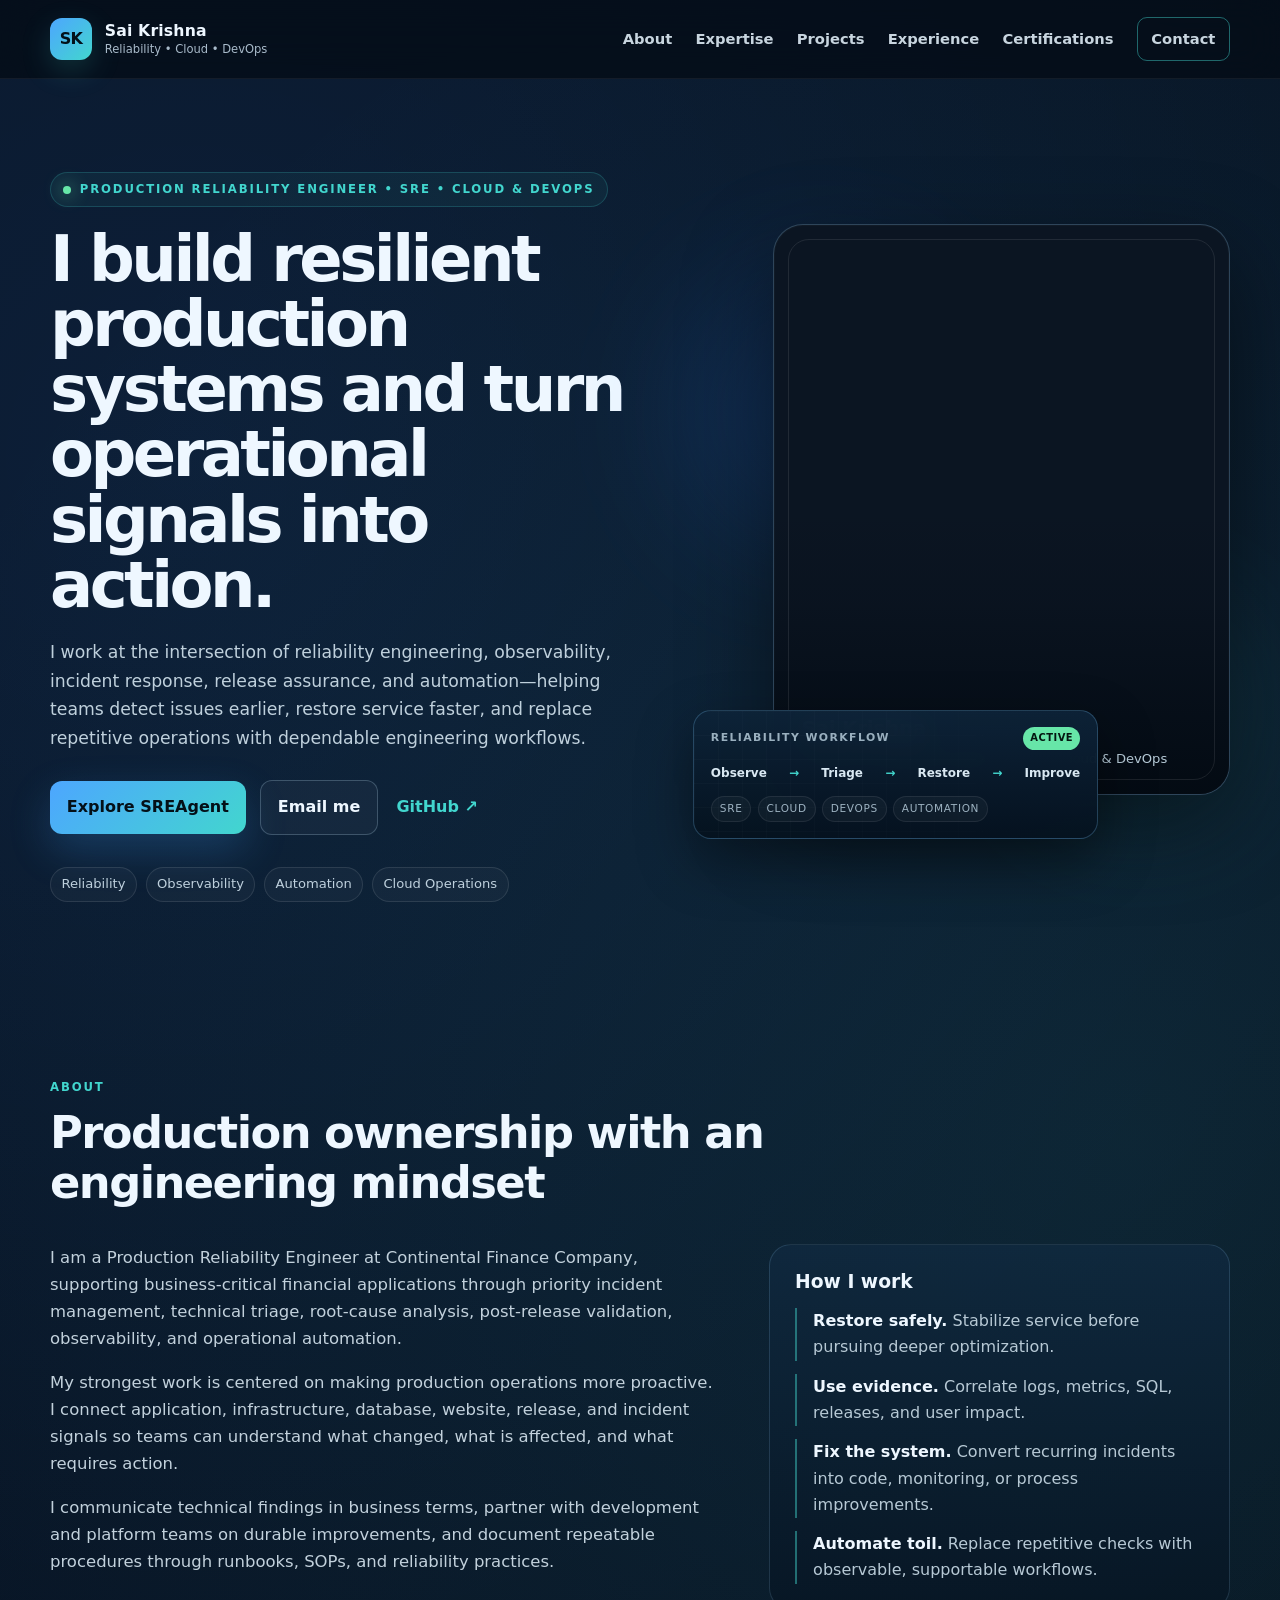
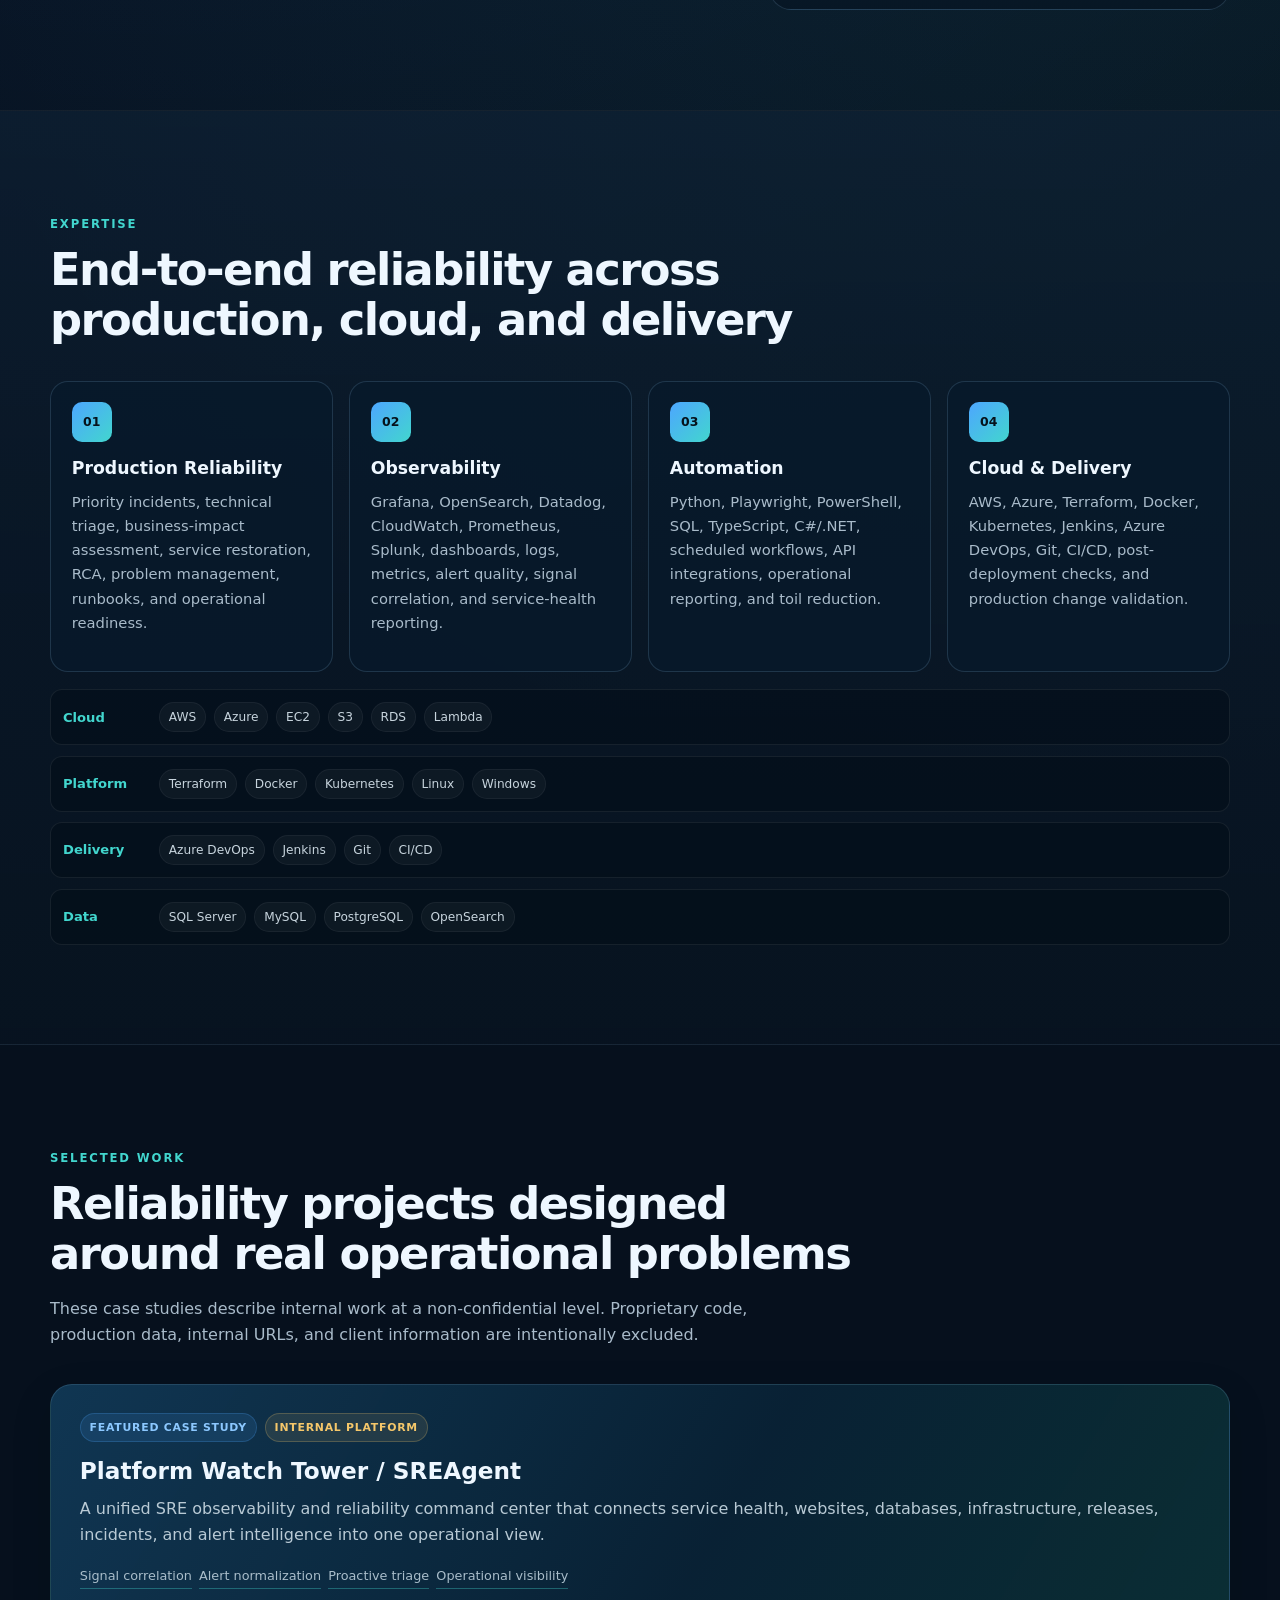
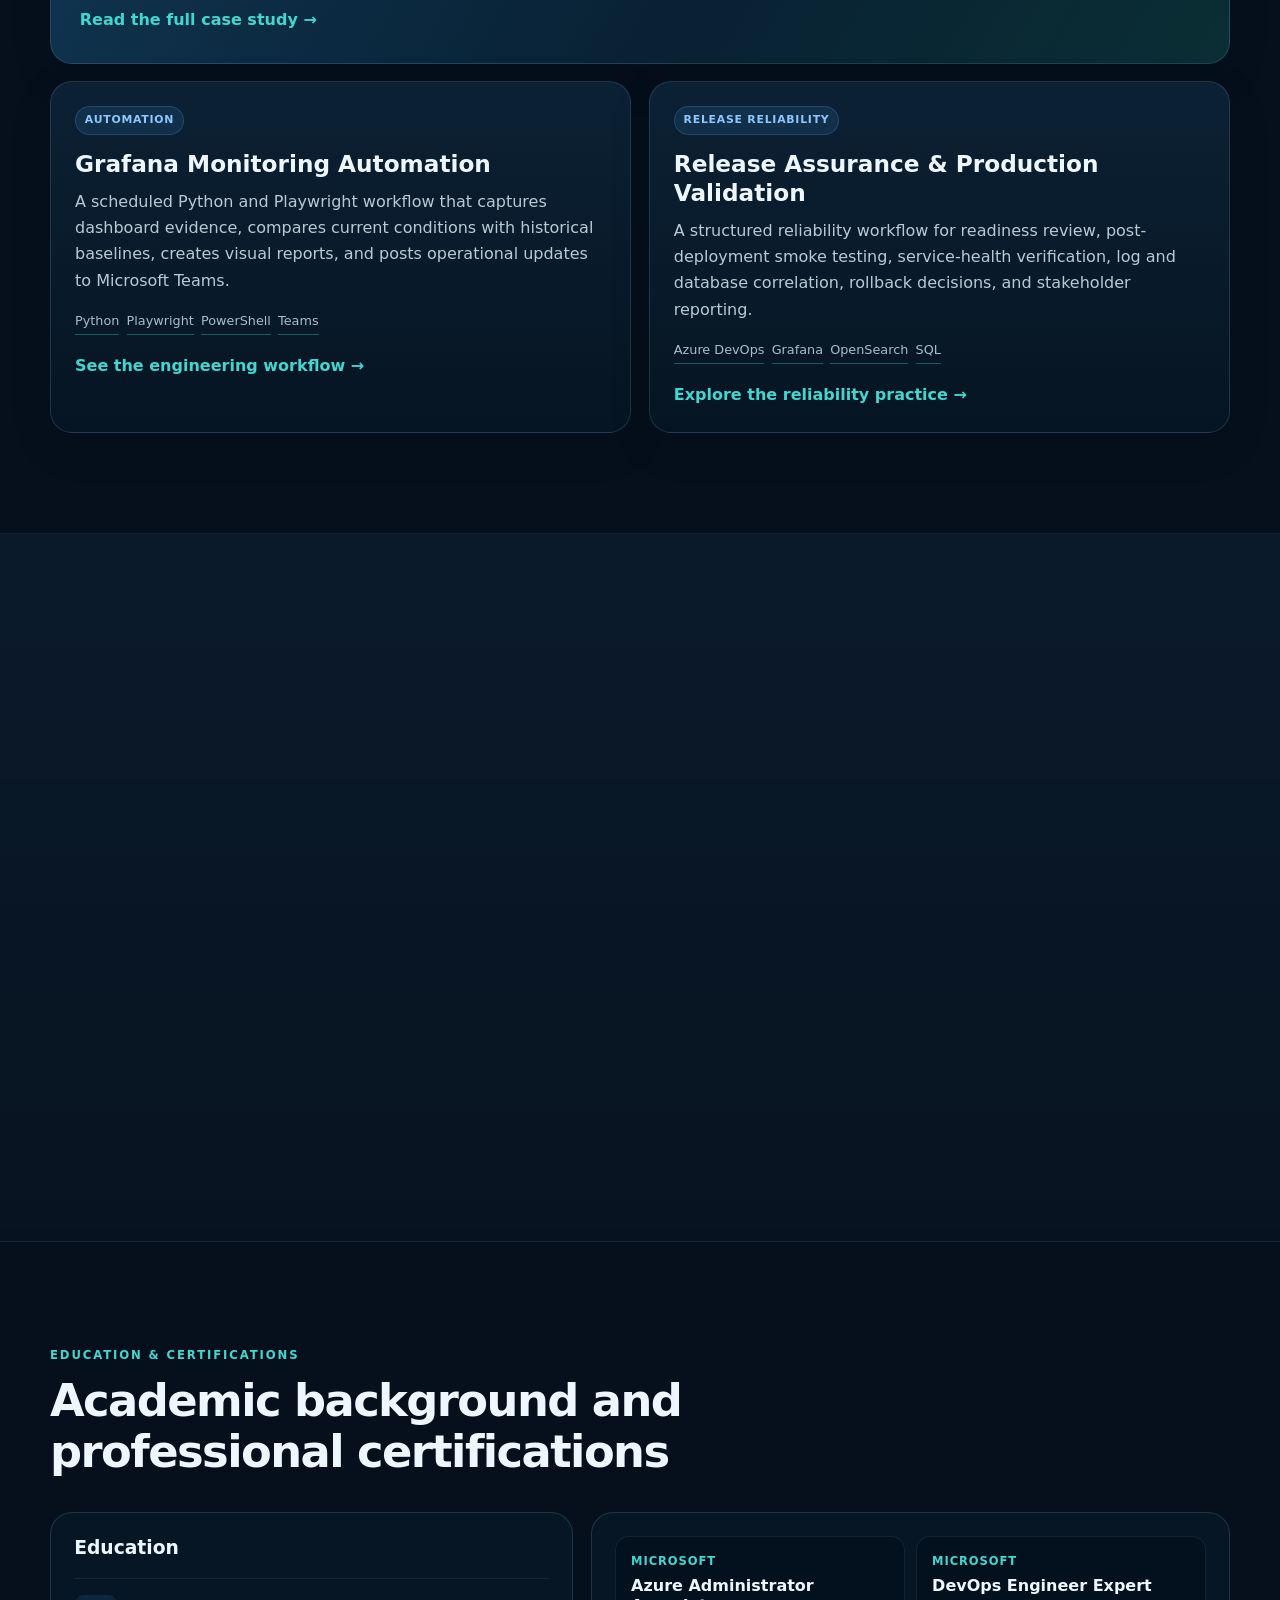
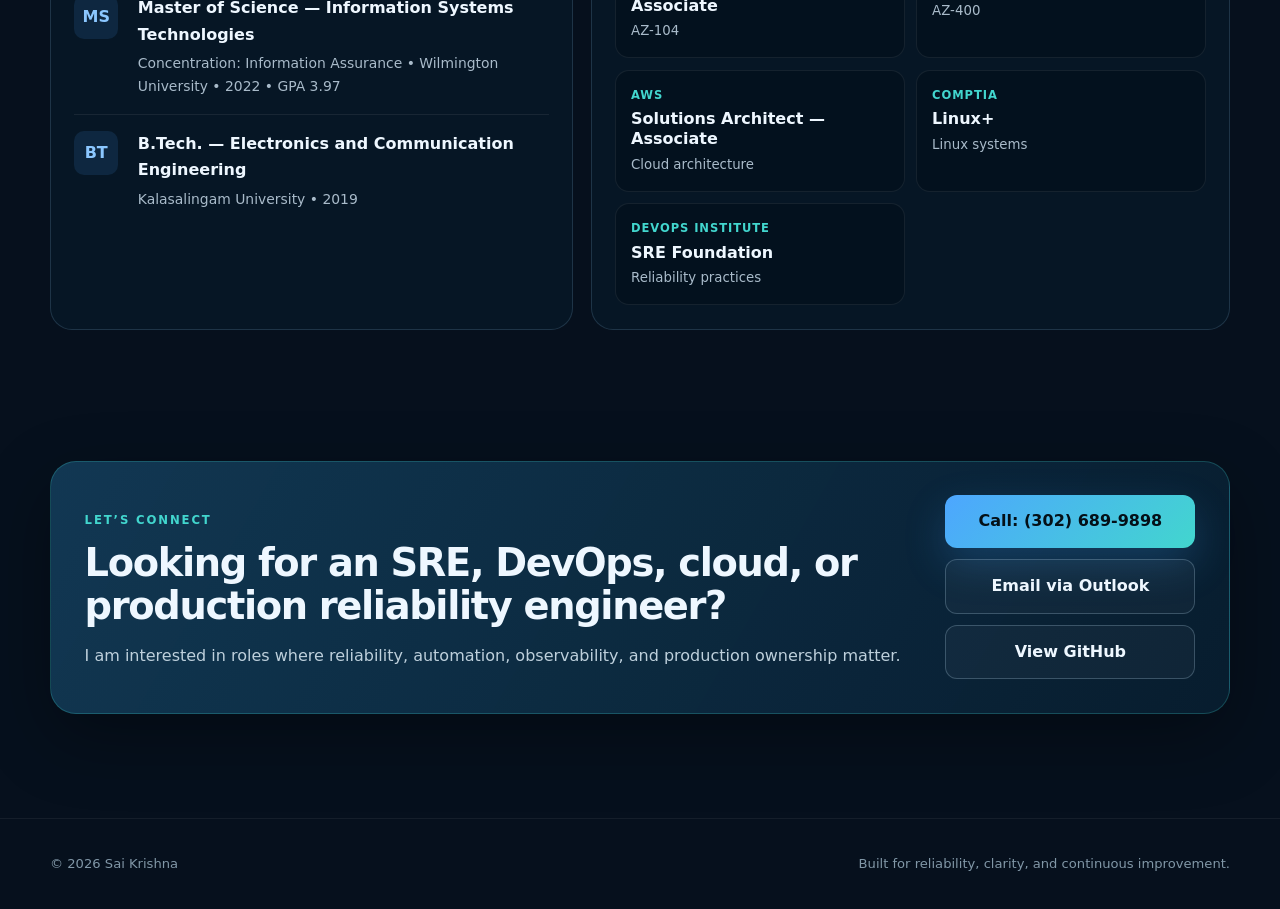
<file: index.html>
<!doctype html>
<html lang="en">
<head>
  <meta charset="utf-8">
  <meta name="viewport" content="width=device-width, initial-scale=1">
  <meta name="description" content="Sai Krishna — Production Reliability Engineer, Site Reliability Engineer, Cloud and DevOps professional focused on observability, incident response, automation, and resilient production systems.">
  <meta name="theme-color" content="#07111f">
  <meta property="og:title" content="Sai Krishna | Production Reliability Engineer & SRE">
  <meta property="og:description" content="Reliability engineering, observability, automation, cloud infrastructure, incident response, and release assurance.">
  <meta property="og:type" content="website">
  <meta property="og:url" content="https://skrish2030.github.io/sai-krishna/">
  <meta property="og:image" content="https://skrish2030.github.io/sai-krishna/assets/sai-krishna-portrait.webp">
  <meta property="og:image:alt" content="Professional portrait of Sai Krishna">
  <title>Sai Krishna | Production Reliability Engineer & SRE</title>
  <link rel="icon" href="assets/favicon.svg" type="image/svg+xml">
  <link rel="stylesheet" href="styles.css">
  <script type="application/ld+json">
  {
    "@context": "https://schema.org",
    "@type": "Person",
    "name": "Sai Krishna",
    "jobTitle": "Production Reliability Engineer / Site Reliability Engineer",
    "email": "mailto:skrish2030@gmail.com",
    "url": "https://skrish2030.github.io/sai-krishna/",
    "sameAs": ["https://github.com/skrish2030"],
    "knowsAbout": ["Site Reliability Engineering", "Production Reliability", "DevOps", "Cloud Infrastructure", "Observability", "Incident Management", "Automation", "AWS", "Azure", "Grafana", "OpenSearch", "Python"]
  }
  </script>
</head>
<body>
  <a class="skip-link" href="#main">Skip to main content</a>
  <header class="site-header" id="top">
    <nav class="nav shell" aria-label="Primary navigation">
      <a class="brand" href="#top" aria-label="Sai Krishna home">
        <span class="brand-mark">SK</span>
        <span class="brand-copy"><strong>Sai Krishna</strong><small>Reliability • Cloud • DevOps</small></span>
      </a>
      <button class="nav-toggle" type="button" aria-expanded="false" aria-controls="nav-links" aria-label="Open navigation">
        <span></span><span></span><span></span>
      </button>
      <div class="nav-links" id="nav-links">
        <a href="#about">About</a>
        <a href="#expertise">Expertise</a>
        <a href="#projects">Projects</a>
        <a href="#experience">Experience</a>
        <a href="#certifications">Certifications</a>
        <a class="nav-cta" href="#contact">Contact</a>
      </div>
    </nav>
  </header>

  <main id="main">
    <section class="hero shell" aria-labelledby="hero-title">
      <div class="hero-copy reveal">
        <div class="eyebrow"><span class="status-dot"></span> Production Reliability Engineer • SRE • Cloud & DevOps</div>
        <h1 id="hero-title">I build resilient production systems and turn operational signals into action.</h1>
        <p class="hero-lead">I work at the intersection of reliability engineering, observability, incident response, release assurance, and automation—helping teams detect issues earlier, restore service faster, and replace repetitive operations with dependable engineering workflows.</p>
        <div class="hero-actions">
          <a class="button primary" href="projects/sreagent.html">Explore SREAgent</a>
          <a class="button secondary" href="mailto:skrish2030@gmail.com?subject=Opportunity%20for%20Sai%20Krishna">Email me</a>
          <a class="text-link" href="https://github.com/skrish2030" target="_blank" rel="noreferrer">GitHub <span aria-hidden="true">↗</span></a>
        </div>
        <div class="hero-pillars" aria-label="Core professional focus areas">
          <span>Reliability</span><span>Observability</span><span>Automation</span><span>Cloud Operations</span>
        </div>
      </div>

      <div class="hero-visual reveal" aria-label="Professional portrait of Sai Krishna with a reliability engineering workflow">
        <figure class="portrait-card">
          <picture>
            <source media="(max-width: 680px)" srcset="assets/sai-krishna-portrait-480.webp">
            <img class="profile-photo" src="assets/sai-krishna-portrait.webp" width="820" height="1025" alt="Sai Krishna, Production Reliability Engineer" fetchpriority="high" decoding="async">
          </picture>
          <figcaption class="portrait-caption">
            <strong>Sai Krishna</strong>
            <span>Production Reliability Engineer • SRE • Cloud &amp; DevOps</span>
          </figcaption>
        </figure>

        <aside class="ops-card" aria-label="Reliability engineering workflow">
          <div class="ops-card-top"><span>RELIABILITY WORKFLOW</span><span class="live-pill">ACTIVE</span></div>
          <div class="ops-flow" role="img" aria-label="Observe, triage, restore, and improve">
            <span>Observe</span><i aria-hidden="true">→</i><span>Triage</span><i aria-hidden="true">→</i><span>Restore</span><i aria-hidden="true">→</i><span>Improve</span>
          </div>
          <div class="ops-tags"><span>SRE</span><span>Cloud</span><span>DevOps</span><span>Automation</span></div>
        </aside>
      </div>
    </section>

    <section class="section shell" id="about" aria-labelledby="about-title">
      <div class="section-heading reveal">
        <span class="section-kicker">About</span>
        <h2 id="about-title">Production ownership with an engineering mindset</h2>
      </div>
      <div class="about-grid">
        <div class="about-copy reveal">
          <p>I am a Production Reliability Engineer at Continental Finance Company, supporting business-critical financial applications through priority incident management, technical triage, root-cause analysis, post-release validation, observability, and operational automation.</p>
          <p>My strongest work is centered on making production operations more proactive. I connect application, infrastructure, database, website, release, and incident signals so teams can understand what changed, what is affected, and what requires action.</p>
          <p>I communicate technical findings in business terms, partner with development and platform teams on durable improvements, and document repeatable procedures through runbooks, SOPs, and reliability practices.</p>
        </div>
        <aside class="principles reveal" aria-label="How I work">
          <h3>How I work</h3>
          <ul>
            <li><strong>Restore safely.</strong> Stabilize service before pursuing deeper optimization.</li>
            <li><strong>Use evidence.</strong> Correlate logs, metrics, SQL, releases, and user impact.</li>
            <li><strong>Fix the system.</strong> Convert recurring incidents into code, monitoring, or process improvements.</li>
            <li><strong>Automate toil.</strong> Replace repetitive checks with observable, supportable workflows.</li>
          </ul>
        </aside>
      </div>
    </section>

    <section class="section section-tint" id="expertise" aria-labelledby="expertise-title">
      <div class="shell">
        <div class="section-heading reveal">
          <span class="section-kicker">Expertise</span>
          <h2 id="expertise-title">End-to-end reliability across production, cloud, and delivery</h2>
        </div>
        <div class="capability-grid">
          <article class="capability reveal">
            <div class="icon-box">01</div><h3>Production Reliability</h3>
            <p>Priority incidents, technical triage, business-impact assessment, service restoration, RCA, problem management, runbooks, and operational readiness.</p>
          </article>
          <article class="capability reveal">
            <div class="icon-box">02</div><h3>Observability</h3>
            <p>Grafana, OpenSearch, Datadog, CloudWatch, Prometheus, Splunk, dashboards, logs, metrics, alert quality, signal correlation, and service-health reporting.</p>
          </article>
          <article class="capability reveal">
            <div class="icon-box">03</div><h3>Automation</h3>
            <p>Python, Playwright, PowerShell, SQL, TypeScript, C#/.NET, scheduled workflows, API integrations, operational reporting, and toil reduction.</p>
          </article>
          <article class="capability reveal">
            <div class="icon-box">04</div><h3>Cloud & Delivery</h3>
            <p>AWS, Azure, Terraform, Docker, Kubernetes, Jenkins, Azure DevOps, Git, CI/CD, post-deployment checks, and production change validation.</p>
          </article>
        </div>
        <div class="stack-bands reveal" aria-label="Technology stack">
          <div><strong>Cloud</strong><span>AWS</span><span>Azure</span><span>EC2</span><span>S3</span><span>RDS</span><span>Lambda</span></div>
          <div><strong>Platform</strong><span>Terraform</span><span>Docker</span><span>Kubernetes</span><span>Linux</span><span>Windows</span></div>
          <div><strong>Delivery</strong><span>Azure DevOps</span><span>Jenkins</span><span>Git</span><span>CI/CD</span></div>
          <div><strong>Data</strong><span>SQL Server</span><span>MySQL</span><span>PostgreSQL</span><span>OpenSearch</span></div>
        </div>
      </div>
    </section>

    <section class="section shell" id="projects" aria-labelledby="projects-title">
      <div class="section-heading reveal">
        <span class="section-kicker">Selected work</span>
        <h2 id="projects-title">Reliability projects designed around real operational problems</h2>
        <p>These case studies describe internal work at a non-confidential level. Proprietary code, production data, internal URLs, and client information are intentionally excluded.</p>
      </div>

      <div class="project-grid">
        <article class="project-card featured reveal">
          <div class="project-meta"><span class="project-tag">Featured case study</span><span class="private-tag">Internal platform</span></div>
          <h3>Platform Watch Tower / SREAgent</h3>
          <p class="project-summary">A unified SRE observability and reliability command center that connects service health, websites, databases, infrastructure, releases, incidents, and alert intelligence into one operational view.</p>
          <div class="project-impact">
            <span>Signal correlation</span><span>Alert normalization</span><span>Proactive triage</span><span>Operational visibility</span>
          </div>
          <a class="project-link" href="projects/sreagent.html">Read the full case study <span aria-hidden="true">→</span></a>
        </article>

        <article class="project-card reveal">
          <div class="project-meta"><span class="project-tag">Automation</span></div>
          <h3>Grafana Monitoring Automation</h3>
          <p class="project-summary">A scheduled Python and Playwright workflow that captures dashboard evidence, compares current conditions with historical baselines, creates visual reports, and posts operational updates to Microsoft Teams.</p>
          <div class="project-impact">
            <span>Python</span><span>Playwright</span><span>PowerShell</span><span>Teams</span>
          </div>
          <a class="project-link" href="projects/grafana-monitoring.html">See the engineering workflow <span aria-hidden="true">→</span></a>
        </article>

        <article class="project-card reveal">
          <div class="project-meta"><span class="project-tag">Release reliability</span></div>
          <h3>Release Assurance & Production Validation</h3>
          <p class="project-summary">A structured reliability workflow for readiness review, post-deployment smoke testing, service-health verification, log and database correlation, rollback decisions, and stakeholder reporting.</p>
          <div class="project-impact">
            <span>Azure DevOps</span><span>Grafana</span><span>OpenSearch</span><span>SQL</span>
          </div>
          <a class="project-link" href="projects/release-assurance.html">Explore the reliability practice <span aria-hidden="true">→</span></a>
        </article>
      </div>
    </section>

    <section class="section section-tint" id="experience" aria-labelledby="experience-title">
      <div class="shell">
        <div class="section-heading reveal">
          <span class="section-kicker">Experience</span>
          <h2 id="experience-title">Current production reliability work</h2>
        </div>
        <div class="timeline reveal">
          <div class="timeline-marker" aria-hidden="true"></div>
          <article class="timeline-card">
            <div class="timeline-head">
              <div><h3>Continental Finance Company</h3><p>Production Reliability Engineer / SRE</p></div>
              <time>July 2023 – Present</time>
            </div>
            <ul>
              <li>Own priority production issues from detection and impact assessment through triage, escalation, service restoration, and stakeholder communication.</li>
              <li>Investigate recurring failures using SQL, Grafana, OpenSearch, application logs, infrastructure signals, and historical patterns.</li>
              <li>Support deployment readiness, smoke testing, post-release verification, and rapid troubleshooting when behavior differs from expectations.</li>
              <li>Build observability and automation capabilities that reduce manual monitoring and improve operational awareness.</li>
              <li>Assist legal, compliance, and customer-complaint investigations through technical evidence gathering, log analysis, and timeline reconstruction.</li>
            </ul>
          </article>
        </div>
      </div>
    </section>

    <section class="section shell" id="certifications" aria-labelledby="certifications-title">
      <div class="section-heading reveal">
        <span class="section-kicker">Education &amp; Certifications</span>
        <h2 id="certifications-title">Academic background and professional certifications</h2>
      </div>
      <div class="credential-layout">
        <div class="education-card reveal">
          <h3>Education</h3>
          <div class="education-item">
            <span class="degree-mark">MS</span>
            <div><strong>Master of Science — Information Systems Technologies</strong><p>Concentration: Information Assurance • Wilmington University • 2022 • GPA 3.97</p></div>
          </div>
          <div class="education-item">
            <span class="degree-mark">BT</span>
            <div><strong>B.Tech. — Electronics and Communication Engineering</strong><p>Kalasalingam University • 2019</p></div>
          </div>
        </div>
        <div class="cert-grid reveal" aria-label="Professional certifications">
          <div class="cert"><span>Microsoft</span><strong>Azure Administrator Associate</strong><small>AZ-104</small></div>
          <div class="cert"><span>Microsoft</span><strong>DevOps Engineer Expert</strong><small>AZ-400</small></div>
          <div class="cert"><span>AWS</span><strong>Solutions Architect — Associate</strong><small>Cloud architecture</small></div>
          <div class="cert"><span>CompTIA</span><strong>Linux+</strong><small>Linux systems</small></div>
          <div class="cert"><span>DevOps Institute</span><strong>SRE Foundation</strong><small>Reliability practices</small></div>
        </div>
      </div>
    </section>

    <section class="contact-section" id="contact" aria-labelledby="contact-title">
      <div class="shell contact-panel reveal">
        <div>
          <span class="section-kicker">Let’s connect</span>
          <h2 id="contact-title">Looking for an SRE, DevOps, cloud, or production reliability engineer?</h2>
          <p>I am interested in roles where reliability, automation, observability, and production ownership matter.</p>
        </div>
        <div class="contact-actions">
          <a class="button primary" href="tel:+13026899898">Call: (302) 689-9898</a>
          <a class="button secondary" href="https://outlook.live.com/mail/0/deeplink/compose?to=skrish2030%40gmail.com&subject=Opportunity%20for%20Sai%20Krishna" target="_blank" rel="noopener noreferrer">Email via Outlook</a>
          <a class="button secondary" href="https://github.com/skrish2030" target="_blank" rel="noreferrer">View GitHub</a>
        </div>
      </div>
    </section>
  </main>

  <footer class="site-footer">
    <div class="shell footer-inner"><span>© <span id="year"></span> Sai Krishna</span><span>Built for reliability, clarity, and continuous improvement.</span></div>
  </footer>
  <script src="script.js"></script>
</body>
</html>
</file>
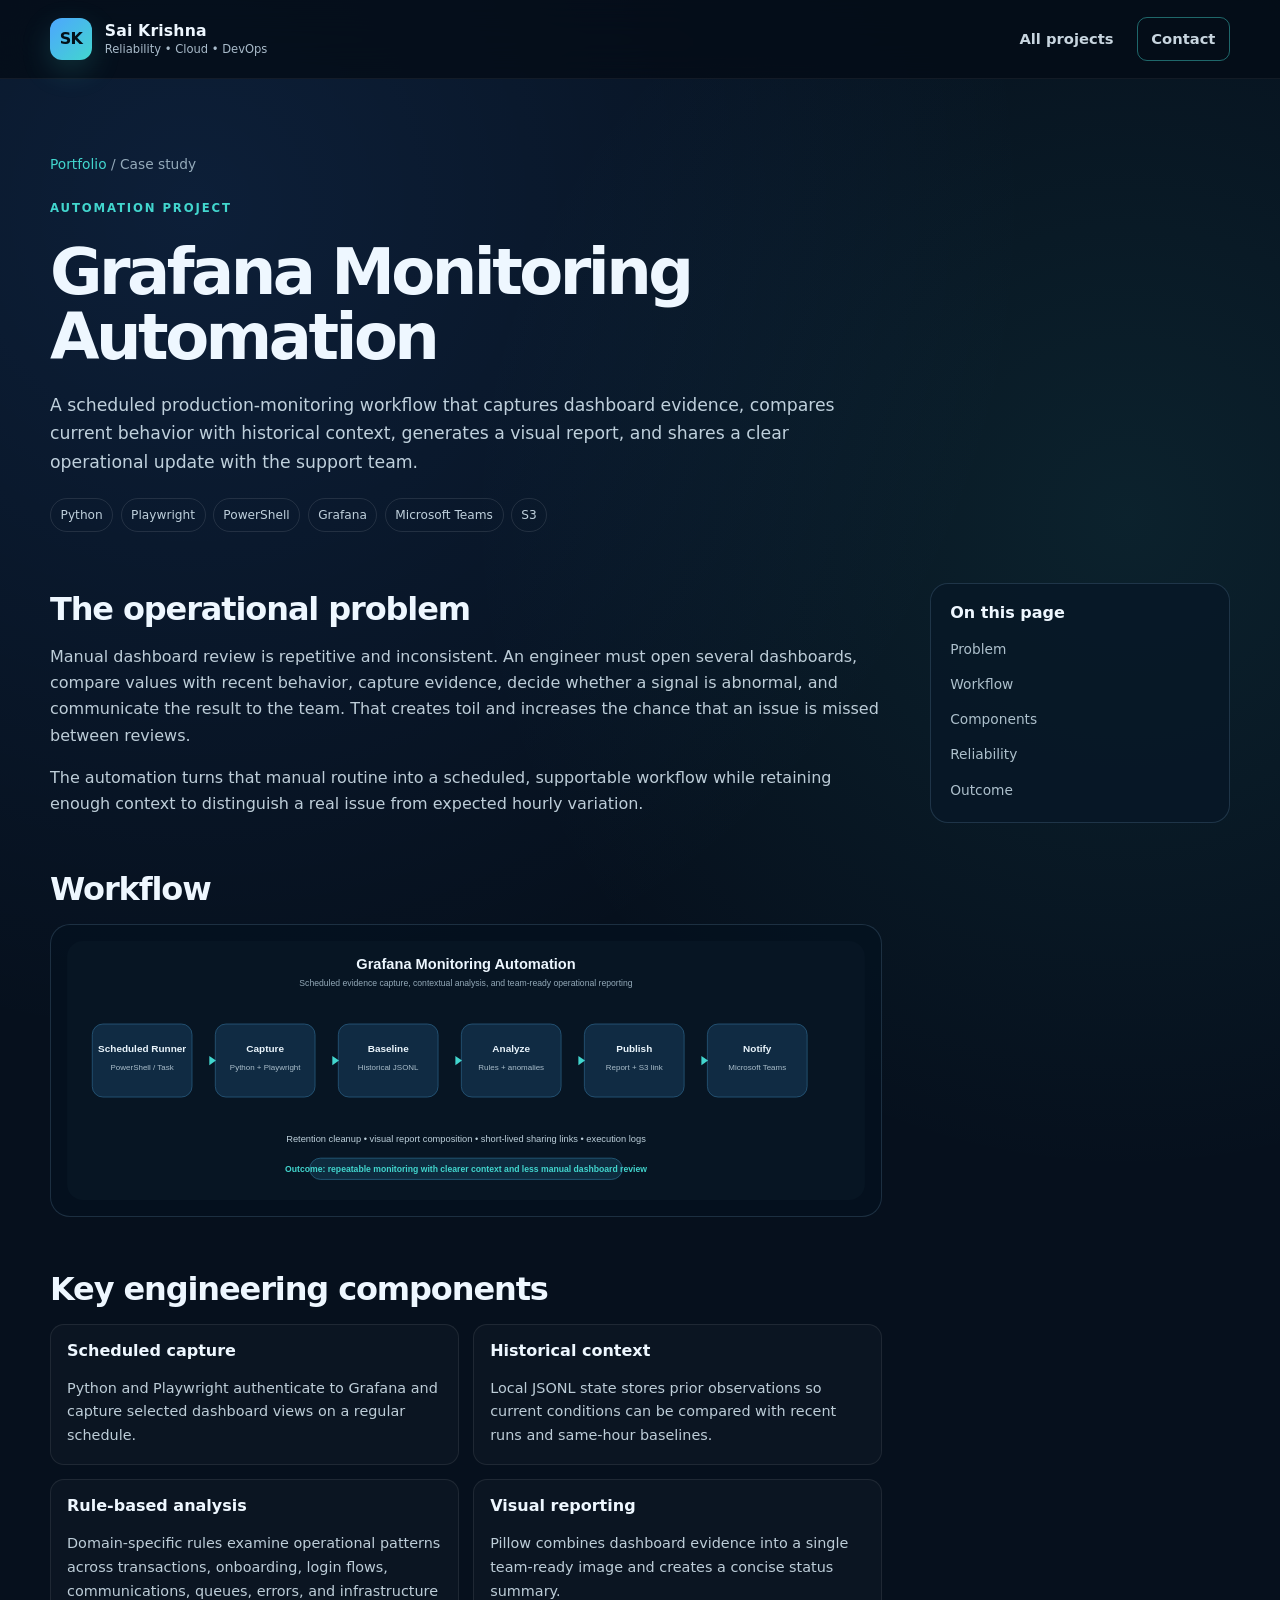
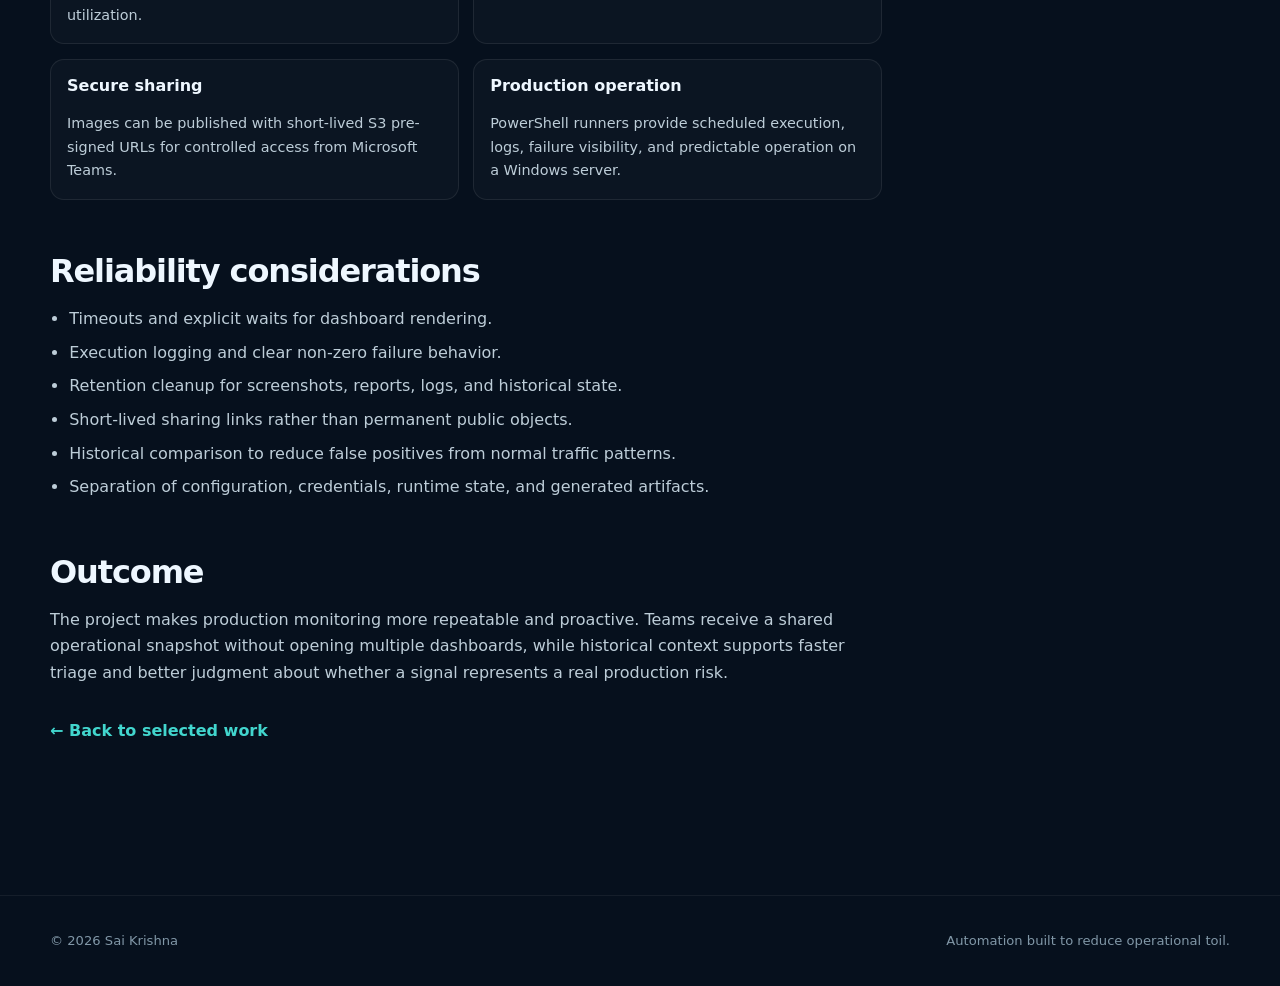
<file: projects/grafana-monitoring.html>
<!doctype html>
<html lang="en"><head><meta charset="utf-8"><meta name="viewport" content="width=device-width, initial-scale=1"><meta name="description" content="Grafana monitoring automation case study by Sai Krishna."><title>Grafana Monitoring Automation | Sai Krishna</title><link rel="icon" href="../assets/favicon.svg" type="image/svg+xml"><link rel="stylesheet" href="../styles.css"></head>
<body><a class="skip-link" href="#main">Skip to main content</a><header class="site-header"><nav class="nav shell"><a class="brand" href="../index.html"><span class="brand-mark">SK</span><span class="brand-copy"><strong>Sai Krishna</strong><small>Reliability • Cloud • DevOps</small></span></a><div class="nav-links" style="display:flex"><a href="../index.html#projects">All projects</a><a class="nav-cta" href="../index.html#contact">Contact</a></div></nav></header>
<main id="main"><section class="case-hero shell reveal"><div class="breadcrumb"><a href="../index.html">Portfolio</a> / Case study</div><span class="section-kicker">Automation project</span><h1>Grafana Monitoring Automation</h1><p class="case-subtitle">A scheduled production-monitoring workflow that captures dashboard evidence, compares current behavior with historical context, generates a visual report, and shares a clear operational update with the support team.</p><div class="case-badges"><span>Python</span><span>Playwright</span><span>PowerShell</span><span>Grafana</span><span>Microsoft Teams</span><span>S3</span></div></section>
<div class="case-layout shell"><article class="case-content">
<section class="case-section reveal" id="problem"><h2>The operational problem</h2><p>Manual dashboard review is repetitive and inconsistent. An engineer must open several dashboards, compare values with recent behavior, capture evidence, decide whether a signal is abnormal, and communicate the result to the team. That creates toil and increases the chance that an issue is missed between reviews.</p><p>The automation turns that manual routine into a scheduled, supportable workflow while retaining enough context to distinguish a real issue from expected hourly variation.</p></section>
<section class="case-section reveal" id="architecture"><h2>Workflow</h2><div class="architecture"><img src="../assets/diagrams/grafana-automation.svg" alt="Scheduled Grafana monitoring automation workflow from capture through Microsoft Teams notification"></div></section>
<section class="case-section reveal" id="components"><h2>Key engineering components</h2><div class="case-grid"><div class="case-panel"><h3>Scheduled capture</h3><p>Python and Playwright authenticate to Grafana and capture selected dashboard views on a regular schedule.</p></div><div class="case-panel"><h3>Historical context</h3><p>Local JSONL state stores prior observations so current conditions can be compared with recent runs and same-hour baselines.</p></div><div class="case-panel"><h3>Rule-based analysis</h3><p>Domain-specific rules examine operational patterns across transactions, onboarding, login flows, communications, queues, errors, and infrastructure utilization.</p></div><div class="case-panel"><h3>Visual reporting</h3><p>Pillow combines dashboard evidence into a single team-ready image and creates a concise status summary.</p></div><div class="case-panel"><h3>Secure sharing</h3><p>Images can be published with short-lived S3 pre-signed URLs for controlled access from Microsoft Teams.</p></div><div class="case-panel"><h3>Production operation</h3><p>PowerShell runners provide scheduled execution, logs, failure visibility, and predictable operation on a Windows server.</p></div></div></section>
<section class="case-section reveal" id="reliability"><h2>Reliability considerations</h2><ul><li>Timeouts and explicit waits for dashboard rendering.</li><li>Execution logging and clear non-zero failure behavior.</li><li>Retention cleanup for screenshots, reports, logs, and historical state.</li><li>Short-lived sharing links rather than permanent public objects.</li><li>Historical comparison to reduce false positives from normal traffic patterns.</li><li>Separation of configuration, credentials, runtime state, and generated artifacts.</li></ul></section>
<section class="case-section reveal" id="outcome"><h2>Outcome</h2><p>The project makes production monitoring more repeatable and proactive. Teams receive a shared operational snapshot without opening multiple dashboards, while historical context supports faster triage and better judgment about whether a signal represents a real production risk.</p><a class="back-link" href="../index.html#projects">← Back to selected work</a></section>
</article><aside class="case-aside"><h3>On this page</h3><ul><li><a href="#problem">Problem</a></li><li><a href="#architecture">Workflow</a></li><li><a href="#components">Components</a></li><li><a href="#reliability">Reliability</a></li><li><a href="#outcome">Outcome</a></li></ul></aside></div></main><footer class="site-footer"><div class="shell footer-inner"><span>© <span id="year"></span> Sai Krishna</span><span>Automation built to reduce operational toil.</span></div></footer><script src="../script.js"></script></body></html>
</file>
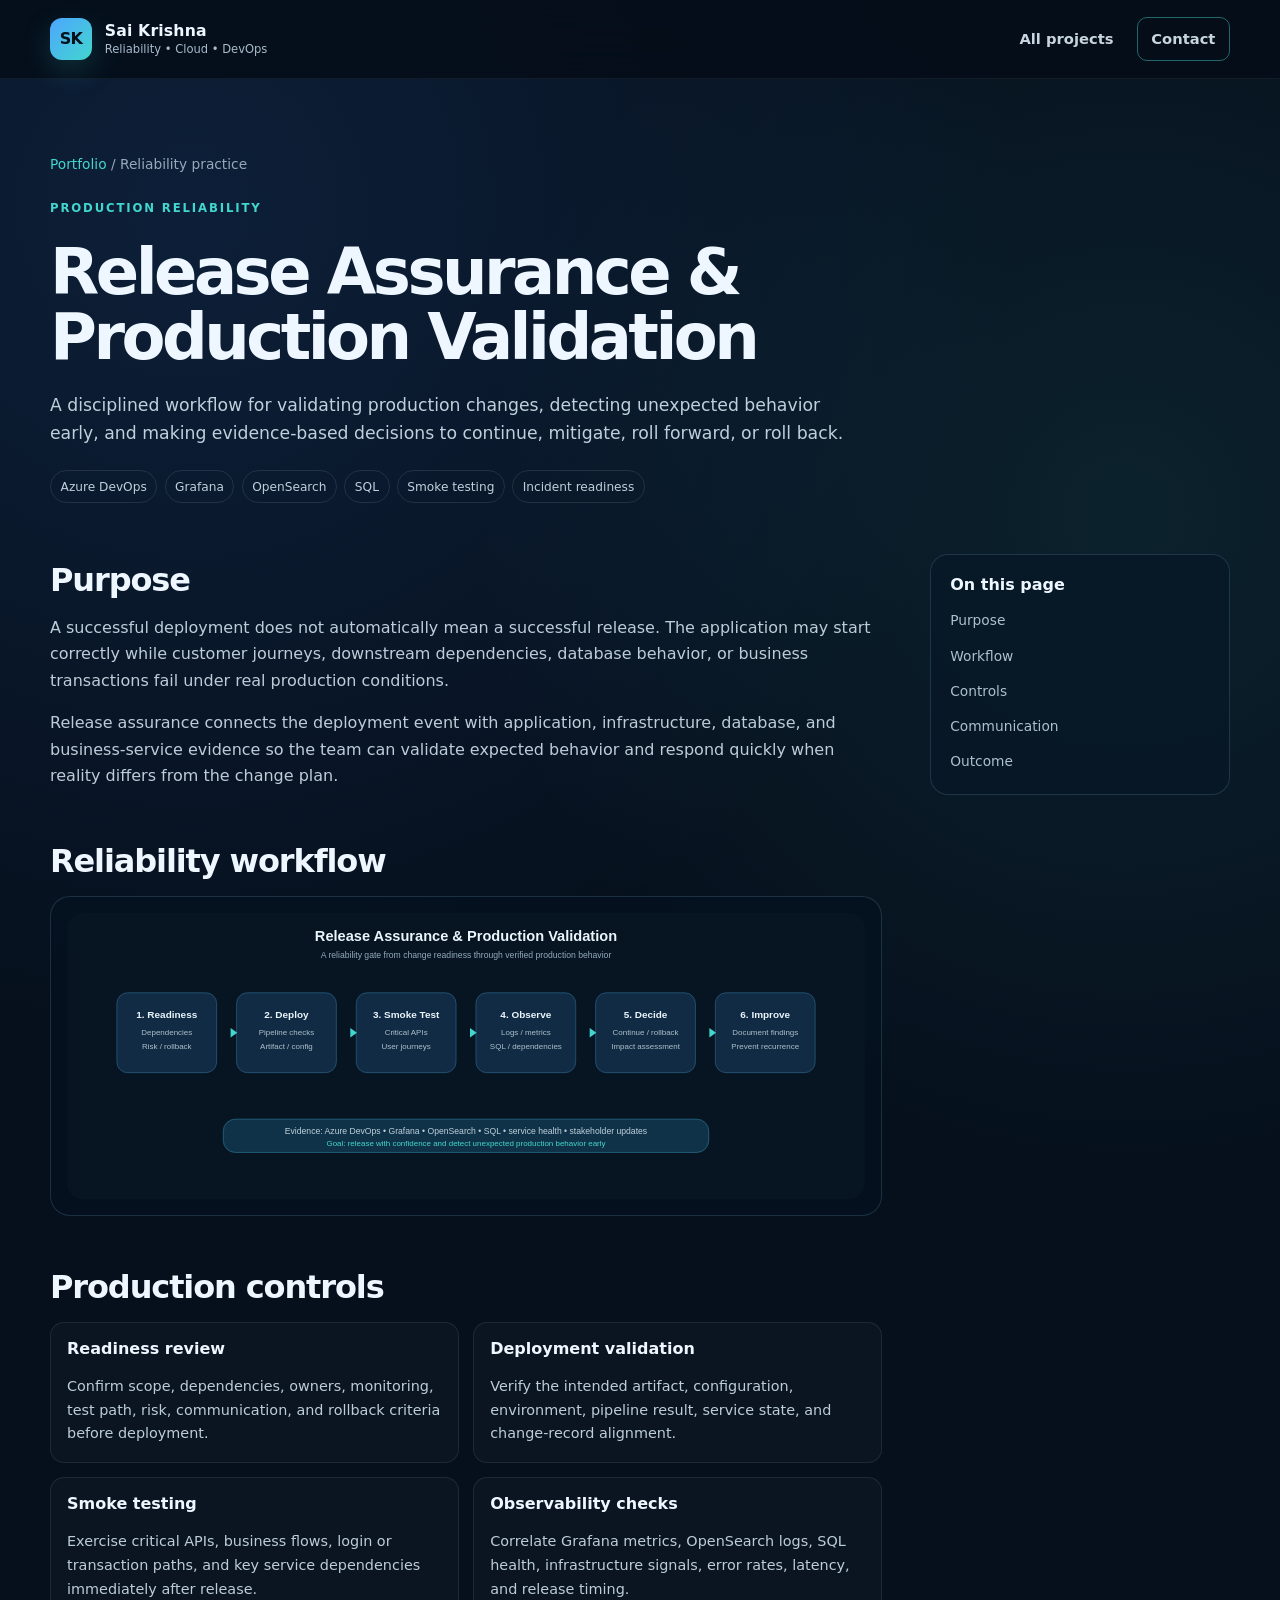
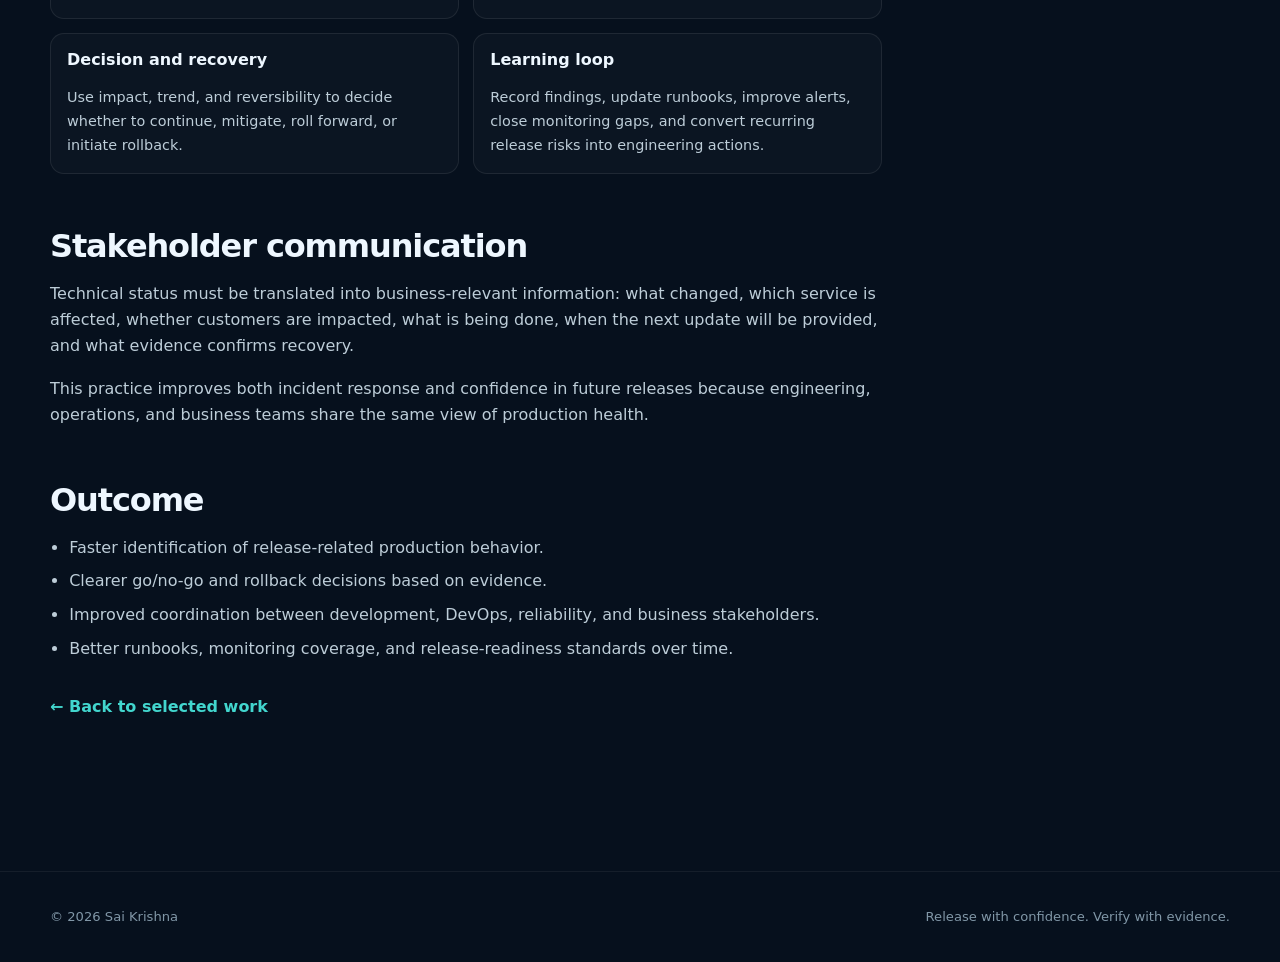
<file: projects/release-assurance.html>
<!doctype html>
<html lang="en"><head><meta charset="utf-8"><meta name="viewport" content="width=device-width, initial-scale=1"><meta name="description" content="Release assurance and production validation case study by Sai Krishna."><title>Release Assurance | Sai Krishna</title><link rel="icon" href="../assets/favicon.svg" type="image/svg+xml"><link rel="stylesheet" href="../styles.css"></head>
<body><a class="skip-link" href="#main">Skip to main content</a><header class="site-header"><nav class="nav shell"><a class="brand" href="../index.html"><span class="brand-mark">SK</span><span class="brand-copy"><strong>Sai Krishna</strong><small>Reliability • Cloud • DevOps</small></span></a><div class="nav-links" style="display:flex"><a href="../index.html#projects">All projects</a><a class="nav-cta" href="../index.html#contact">Contact</a></div></nav></header>
<main id="main"><section class="case-hero shell reveal"><div class="breadcrumb"><a href="../index.html">Portfolio</a> / Reliability practice</div><span class="section-kicker">Production reliability</span><h1>Release Assurance & Production Validation</h1><p class="case-subtitle">A disciplined workflow for validating production changes, detecting unexpected behavior early, and making evidence-based decisions to continue, mitigate, roll forward, or roll back.</p><div class="case-badges"><span>Azure DevOps</span><span>Grafana</span><span>OpenSearch</span><span>SQL</span><span>Smoke testing</span><span>Incident readiness</span></div></section>
<div class="case-layout shell"><article class="case-content">
<section class="case-section reveal" id="purpose"><h2>Purpose</h2><p>A successful deployment does not automatically mean a successful release. The application may start correctly while customer journeys, downstream dependencies, database behavior, or business transactions fail under real production conditions.</p><p>Release assurance connects the deployment event with application, infrastructure, database, and business-service evidence so the team can validate expected behavior and respond quickly when reality differs from the change plan.</p></section>
<section class="case-section reveal" id="workflow"><h2>Reliability workflow</h2><div class="architecture"><img src="../assets/diagrams/release-assurance.svg" alt="Six-stage release assurance workflow from readiness through continuous improvement"></div></section>
<section class="case-section reveal" id="controls"><h2>Production controls</h2><div class="case-grid"><div class="case-panel"><h3>Readiness review</h3><p>Confirm scope, dependencies, owners, monitoring, test path, risk, communication, and rollback criteria before deployment.</p></div><div class="case-panel"><h3>Deployment validation</h3><p>Verify the intended artifact, configuration, environment, pipeline result, service state, and change-record alignment.</p></div><div class="case-panel"><h3>Smoke testing</h3><p>Exercise critical APIs, business flows, login or transaction paths, and key service dependencies immediately after release.</p></div><div class="case-panel"><h3>Observability checks</h3><p>Correlate Grafana metrics, OpenSearch logs, SQL health, infrastructure signals, error rates, latency, and release timing.</p></div><div class="case-panel"><h3>Decision and recovery</h3><p>Use impact, trend, and reversibility to decide whether to continue, mitigate, roll forward, or initiate rollback.</p></div><div class="case-panel"><h3>Learning loop</h3><p>Record findings, update runbooks, improve alerts, close monitoring gaps, and convert recurring release risks into engineering actions.</p></div></div></section>
<section class="case-section reveal" id="communication"><h2>Stakeholder communication</h2><p>Technical status must be translated into business-relevant information: what changed, which service is affected, whether customers are impacted, what is being done, when the next update will be provided, and what evidence confirms recovery.</p><p>This practice improves both incident response and confidence in future releases because engineering, operations, and business teams share the same view of production health.</p></section>
<section class="case-section reveal" id="outcome"><h2>Outcome</h2><ul><li>Faster identification of release-related production behavior.</li><li>Clearer go/no-go and rollback decisions based on evidence.</li><li>Improved coordination between development, DevOps, reliability, and business stakeholders.</li><li>Better runbooks, monitoring coverage, and release-readiness standards over time.</li></ul><a class="back-link" href="../index.html#projects">← Back to selected work</a></section>
</article><aside class="case-aside"><h3>On this page</h3><ul><li><a href="#purpose">Purpose</a></li><li><a href="#workflow">Workflow</a></li><li><a href="#controls">Controls</a></li><li><a href="#communication">Communication</a></li><li><a href="#outcome">Outcome</a></li></ul></aside></div></main><footer class="site-footer"><div class="shell footer-inner"><span>© <span id="year"></span> Sai Krishna</span><span>Release with confidence. Verify with evidence.</span></div></footer><script src="../script.js"></script></body></html>
</file>
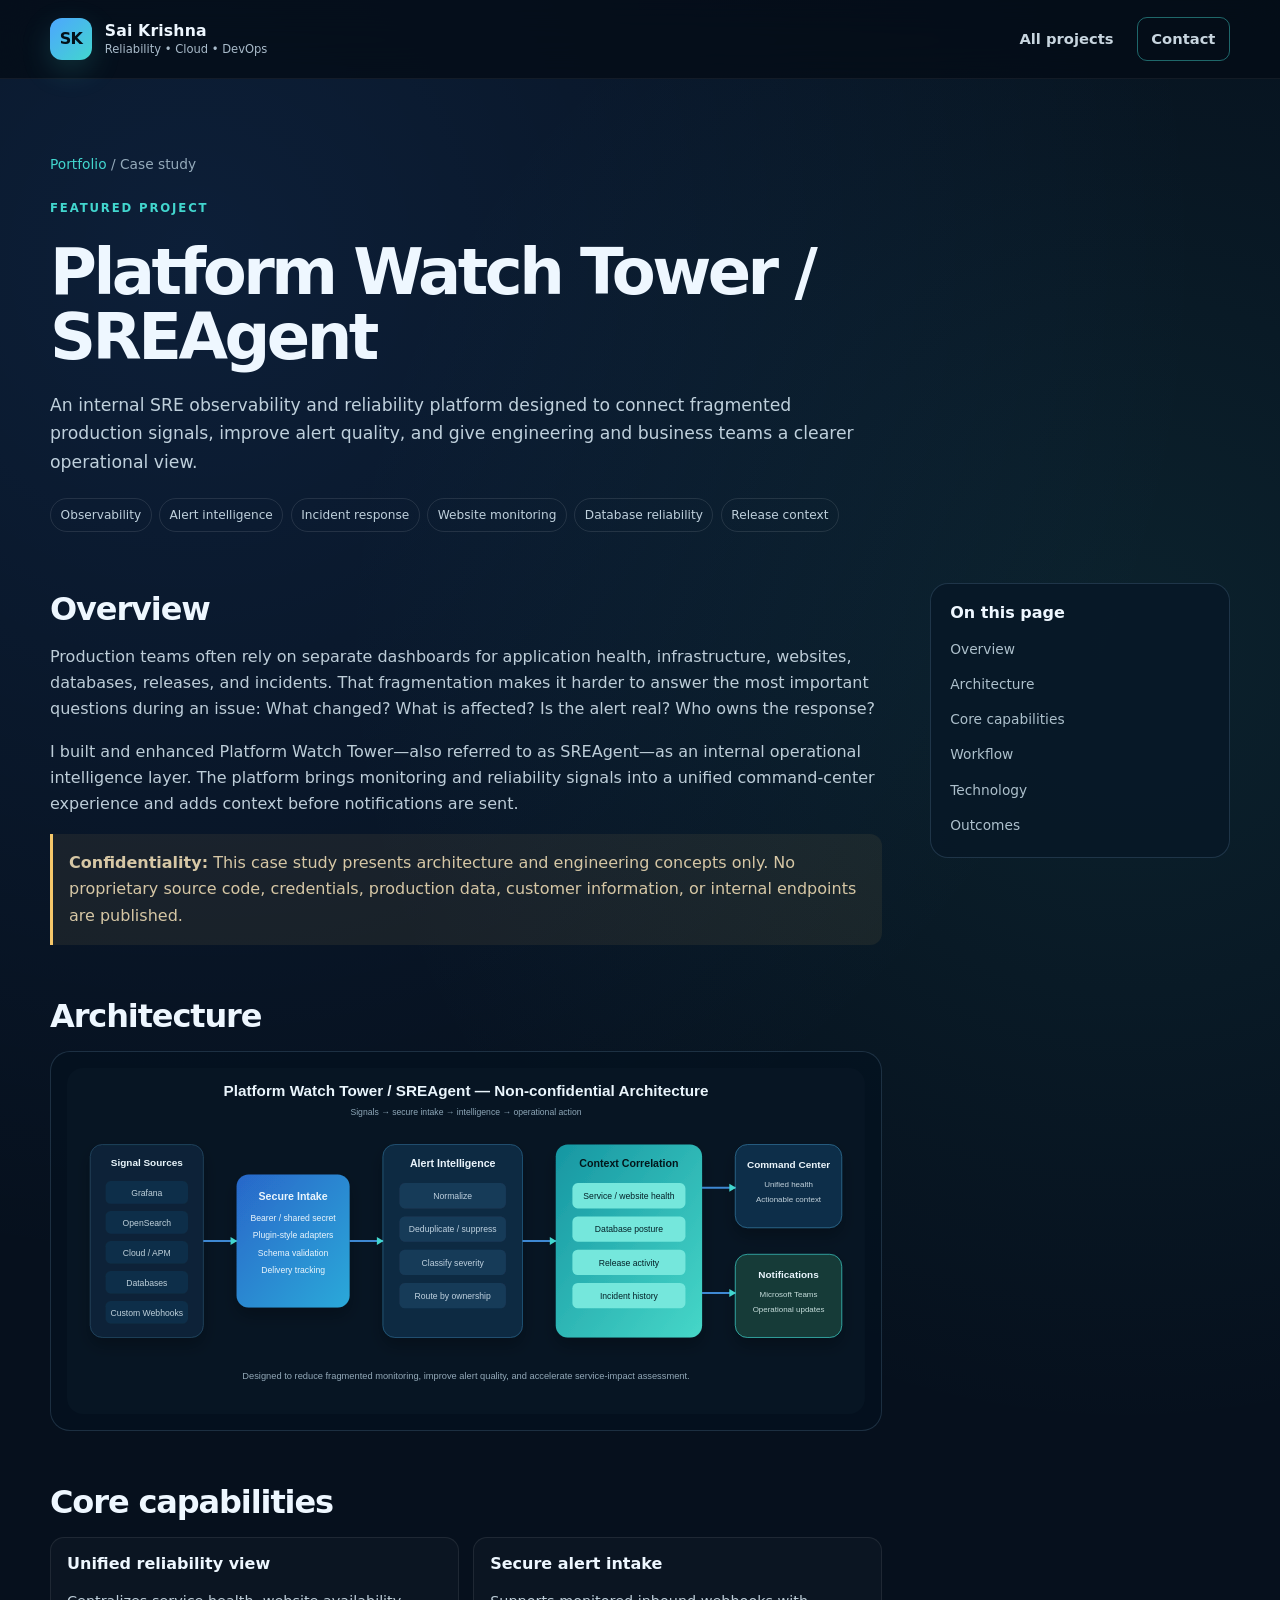
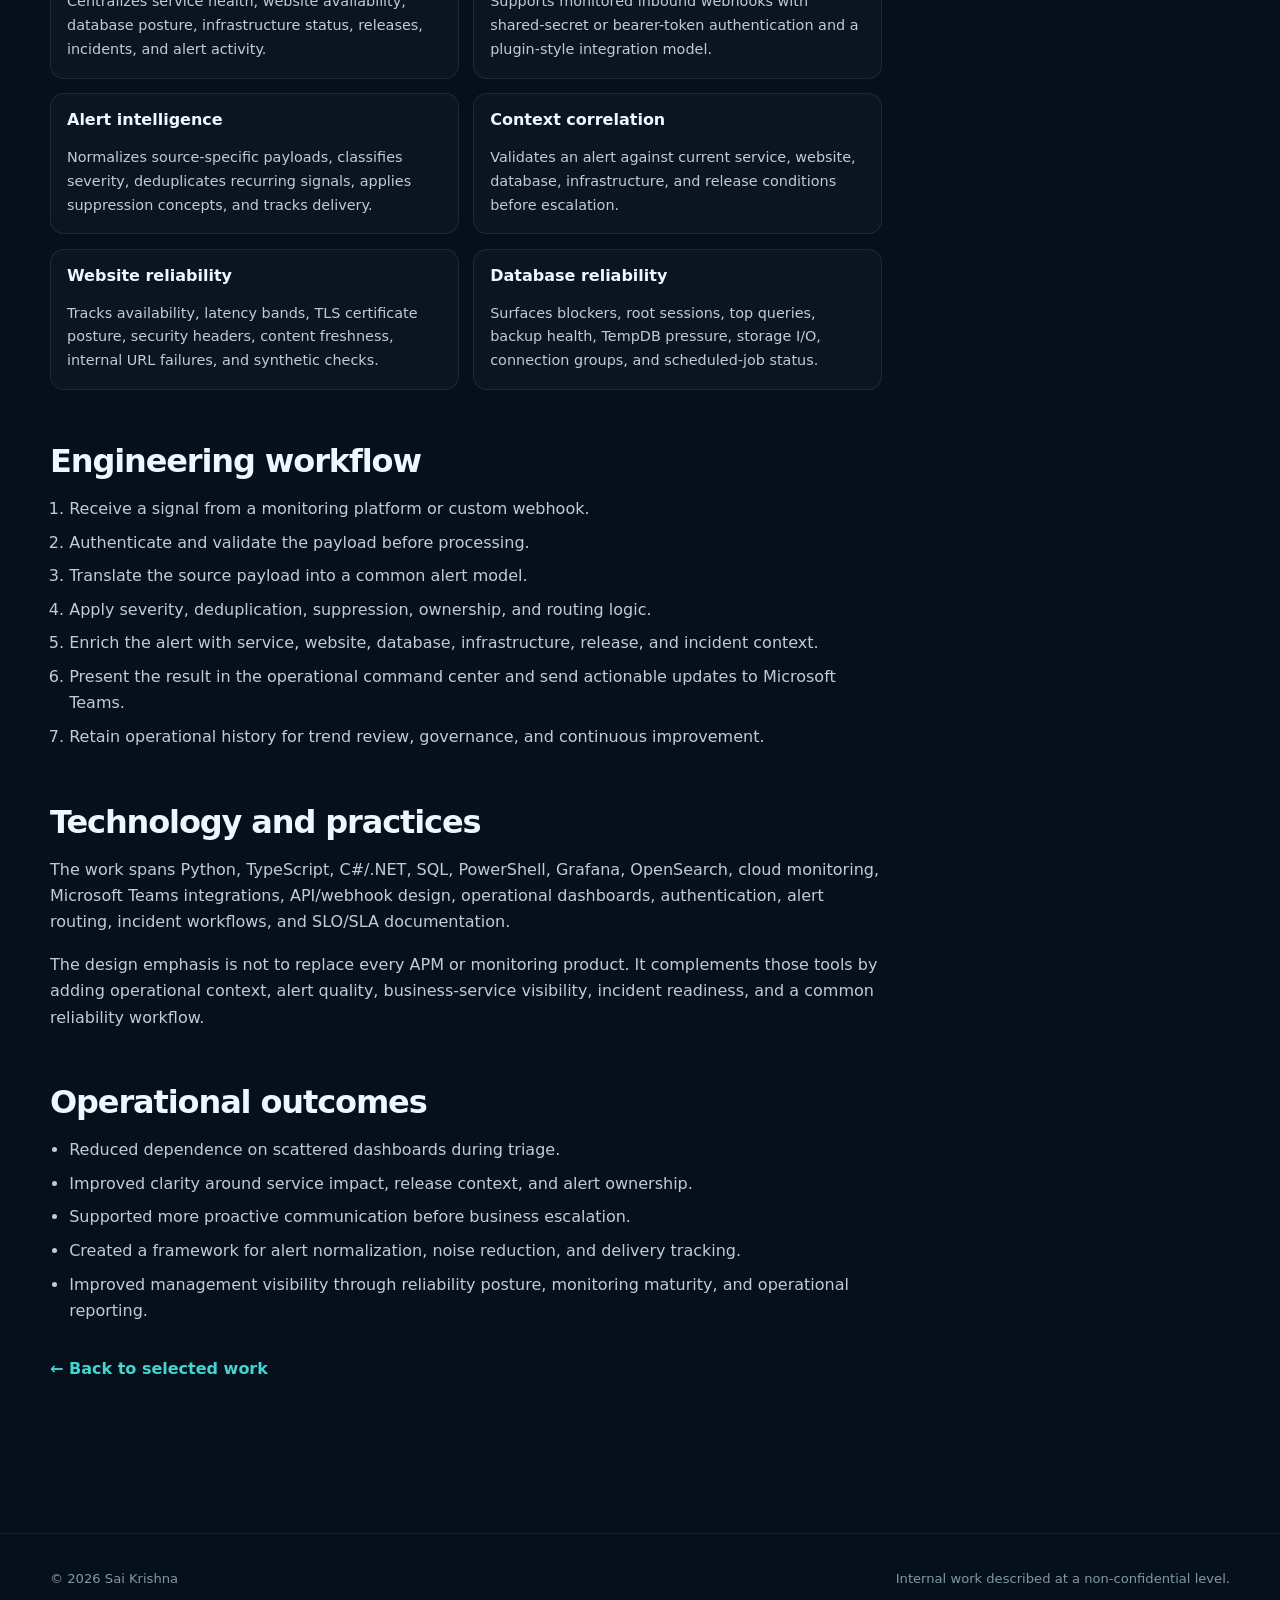
<file: projects/sreagent.html>
<!doctype html>
<html lang="en"><head><meta charset="utf-8"><meta name="viewport" content="width=device-width, initial-scale=1"><meta name="description" content="Platform Watch Tower / SREAgent case study by Sai Krishna."><title>SREAgent Case Study | Sai Krishna</title><link rel="icon" href="../assets/favicon.svg" type="image/svg+xml"><link rel="stylesheet" href="../styles.css"></head>
<body>
<a class="skip-link" href="#main">Skip to main content</a>
<header class="site-header"><nav class="nav shell" aria-label="Primary navigation"><a class="brand" href="../index.html"><span class="brand-mark">SK</span><span class="brand-copy"><strong>Sai Krishna</strong><small>Reliability • Cloud • DevOps</small></span></a><div class="nav-links" style="display:flex"><a href="../index.html#projects">All projects</a><a class="nav-cta" href="../index.html#contact">Contact</a></div></nav></header>
<main id="main">
<section class="case-hero shell reveal"><div class="breadcrumb"><a href="../index.html">Portfolio</a> / Case study</div><span class="section-kicker">Featured project</span><h1>Platform Watch Tower / SREAgent</h1><p class="case-subtitle">An internal SRE observability and reliability platform designed to connect fragmented production signals, improve alert quality, and give engineering and business teams a clearer operational view.</p><div class="case-badges"><span>Observability</span><span>Alert intelligence</span><span>Incident response</span><span>Website monitoring</span><span>Database reliability</span><span>Release context</span></div></section>
<div class="case-layout shell">
<article class="case-content">
<section class="case-section reveal" id="overview"><h2>Overview</h2><p>Production teams often rely on separate dashboards for application health, infrastructure, websites, databases, releases, and incidents. That fragmentation makes it harder to answer the most important questions during an issue: What changed? What is affected? Is the alert real? Who owns the response?</p><p>I built and enhanced Platform Watch Tower—also referred to as SREAgent—as an internal operational intelligence layer. The platform brings monitoring and reliability signals into a unified command-center experience and adds context before notifications are sent.</p><div class="confidentiality-note"><strong>Confidentiality:</strong> This case study presents architecture and engineering concepts only. No proprietary source code, credentials, production data, customer information, or internal endpoints are published.</div></section>
<section class="case-section reveal" id="architecture"><h2>Architecture</h2><div class="architecture"><img src="../assets/diagrams/sreagent-architecture.svg" alt="SREAgent architecture from signal sources to secure intake, alert intelligence, context correlation, command center, and Teams notifications"></div></section>
<section class="case-section reveal" id="capabilities"><h2>Core capabilities</h2><div class="case-grid"><div class="case-panel"><h3>Unified reliability view</h3><p>Centralizes service health, website availability, database posture, infrastructure status, releases, incidents, and alert activity.</p></div><div class="case-panel"><h3>Secure alert intake</h3><p>Supports monitored inbound webhooks with shared-secret or bearer-token authentication and a plugin-style integration model.</p></div><div class="case-panel"><h3>Alert intelligence</h3><p>Normalizes source-specific payloads, classifies severity, deduplicates recurring signals, applies suppression concepts, and tracks delivery.</p></div><div class="case-panel"><h3>Context correlation</h3><p>Validates an alert against current service, website, database, infrastructure, and release conditions before escalation.</p></div><div class="case-panel"><h3>Website reliability</h3><p>Tracks availability, latency bands, TLS certificate posture, security headers, content freshness, internal URL failures, and synthetic checks.</p></div><div class="case-panel"><h3>Database reliability</h3><p>Surfaces blockers, root sessions, top queries, backup health, TempDB pressure, storage I/O, connection groups, and scheduled-job status.</p></div></div></section>
<section class="case-section reveal" id="workflow"><h2>Engineering workflow</h2><ol><li>Receive a signal from a monitoring platform or custom webhook.</li><li>Authenticate and validate the payload before processing.</li><li>Translate the source payload into a common alert model.</li><li>Apply severity, deduplication, suppression, ownership, and routing logic.</li><li>Enrich the alert with service, website, database, infrastructure, release, and incident context.</li><li>Present the result in the operational command center and send actionable updates to Microsoft Teams.</li><li>Retain operational history for trend review, governance, and continuous improvement.</li></ol></section>
<section class="case-section reveal" id="stack"><h2>Technology and practices</h2><p>The work spans Python, TypeScript, C#/.NET, SQL, PowerShell, Grafana, OpenSearch, cloud monitoring, Microsoft Teams integrations, API/webhook design, operational dashboards, authentication, alert routing, incident workflows, and SLO/SLA documentation.</p><p>The design emphasis is not to replace every APM or monitoring product. It complements those tools by adding operational context, alert quality, business-service visibility, incident readiness, and a common reliability workflow.</p></section>
<section class="case-section reveal" id="outcomes"><h2>Operational outcomes</h2><ul><li>Reduced dependence on scattered dashboards during triage.</li><li>Improved clarity around service impact, release context, and alert ownership.</li><li>Supported more proactive communication before business escalation.</li><li>Created a framework for alert normalization, noise reduction, and delivery tracking.</li><li>Improved management visibility through reliability posture, monitoring maturity, and operational reporting.</li></ul><a class="back-link" href="../index.html#projects">← Back to selected work</a></section>
</article>
<aside class="case-aside"><h3>On this page</h3><ul><li><a href="#overview">Overview</a></li><li><a href="#architecture">Architecture</a></li><li><a href="#capabilities">Core capabilities</a></li><li><a href="#workflow">Workflow</a></li><li><a href="#stack">Technology</a></li><li><a href="#outcomes">Outcomes</a></li></ul></aside>
</div></main><footer class="site-footer"><div class="shell footer-inner"><span>© <span id="year"></span> Sai Krishna</span><span>Internal work described at a non-confidential level.</span></div></footer><script src="../script.js"></script></body></html>
</file>
<file: styles.css>
:root {
  --bg: #06101d;
  --bg-deep: #030a12;
  --panel: #0b1b2d;
  --panel-2: #10253a;
  --text: #eef7ff;
  --muted: #a9bbca;
  --line: rgba(139, 190, 224, 0.18);
  --cyan: #42d6ce;
  --blue: #4da6ff;
  --blue-deep: #2673d9;
  --gold: #f5c76a;
  --green: #67e6a8;
  --danger: #ff7a87;
  --shadow: 0 24px 70px rgba(0,0,0,.32);
  --radius: 22px;
  --shell: 1180px;
}

* { box-sizing: border-box; }
html { scroll-behavior: smooth; }
body {
  margin: 0;
  background:
    radial-gradient(circle at 15% 8%, rgba(61, 140, 255, .12), transparent 32%),
    radial-gradient(circle at 88% 20%, rgba(66, 214, 206, .09), transparent 28%),
    var(--bg);
  color: var(--text);
  font-family: Inter, ui-sans-serif, system-ui, -apple-system, BlinkMacSystemFont, "Segoe UI", sans-serif;
  line-height: 1.65;
  -webkit-font-smoothing: antialiased;
}
a { color: inherit; }
img, svg { max-width: 100%; }
button, a { -webkit-tap-highlight-color: transparent; }

.skip-link {
  position: fixed; left: 1rem; top: -5rem; z-index: 9999;
  background: var(--cyan); color: #031016; padding: .7rem 1rem; border-radius: 10px; font-weight: 800;
}
.skip-link:focus { top: 1rem; }

.shell { width: min(calc(100% - 2.4rem), var(--shell)); margin-inline: auto; }
.site-header {
  position: sticky; top: 0; z-index: 1000;
  background: rgba(4, 12, 22, .78); backdrop-filter: blur(18px);
  border-bottom: 1px solid rgba(255,255,255,.06);
}
.nav { min-height: 78px; display: flex; align-items: center; justify-content: space-between; gap: 2rem; }
.brand { display: inline-flex; align-items: center; gap: .8rem; text-decoration: none; }
.brand-mark {
  width: 42px; height: 42px; display: grid; place-items: center; border-radius: 12px;
  background: linear-gradient(135deg, var(--blue), var(--cyan)); color: #03111a; font-weight: 900; letter-spacing: -.04em;
  box-shadow: 0 10px 30px rgba(66,214,206,.18);
}
.brand-copy { display: grid; line-height: 1.15; }
.brand-copy strong { font-size: .98rem; letter-spacing: .01em; }
.brand-copy small { color: var(--muted); font-size: .72rem; margin-top: .2rem; }
.nav-links { display: flex; align-items: center; gap: 1.45rem; }
.nav-links a { text-decoration: none; color: #c8d5df; font-size: .92rem; font-weight: 650; }
.nav-links a:hover, .nav-links a:focus-visible { color: var(--cyan); }
.nav-cta { border: 1px solid rgba(66,214,206,.45); padding: .55rem .85rem; border-radius: 10px; }
.nav-toggle { display: none; background: transparent; border: 0; padding: .45rem; }
.nav-toggle span { display: block; width: 24px; height: 2px; background: var(--text); margin: 5px 0; border-radius: 2px; }

.hero { min-height: 720px; display: grid; grid-template-columns: 1.07fr .93fr; align-items: center; gap: 4rem; padding-block: 5.8rem 4.5rem; }
.eyebrow, .section-kicker { text-transform: uppercase; letter-spacing: .16em; font-size: .73rem; font-weight: 850; color: var(--cyan); }
.eyebrow { display: inline-flex; align-items: center; gap: .55rem; border: 1px solid rgba(66,214,206,.2); background: rgba(66,214,206,.06); padding: .45rem .75rem; border-radius: 999px; }
.status-dot { width: 8px; height: 8px; border-radius: 50%; background: var(--green); box-shadow: 0 0 18px var(--green); }
h1, h2, h3, p { margin-top: 0; }
h1 { font-size: clamp(2.65rem, 5vw, 5.35rem); line-height: 1.02; letter-spacing: -.055em; max-width: 900px; margin: 1.2rem 0 1.25rem; }
h2 { font-size: clamp(2rem, 3.5vw, 3.35rem); line-height: 1.12; letter-spacing: -.035em; margin: .55rem 0 1rem; }
h3 { line-height: 1.25; }
.hero-lead { color: #bfd0dc; max-width: 700px; font-size: 1.08rem; }
.hero-actions { display: flex; flex-wrap: wrap; align-items: center; gap: .9rem; margin-top: 1.75rem; }
.button { display: inline-flex; align-items: center; justify-content: center; text-decoration: none; font-weight: 800; border-radius: 12px; padding: .82rem 1.05rem; transition: transform .2s ease, border-color .2s ease, background .2s ease; }
.button:hover { transform: translateY(-2px); }
.button.primary { background: linear-gradient(135deg, var(--blue), var(--cyan)); color: #041018; box-shadow: 0 16px 42px rgba(62,162,255,.22); }
.button.secondary { border: 1px solid rgba(164,197,219,.28); background: rgba(255,255,255,.035); }
.text-link { color: var(--cyan); text-decoration: none; font-weight: 800; padding: .7rem .25rem; }
.hero-pillars { display: flex; flex-wrap: wrap; gap: .55rem; margin-top: 2rem; }
.hero-pillars span { border: 1px solid rgba(255,255,255,.1); background: rgba(255,255,255,.03); color: #bed0dd; padding: .35rem .65rem; border-radius: 999px; font-size: .82rem; }

.hero-visual { position: relative; min-height: 610px; display: grid; place-items: center; isolation: isolate; }
.hero-visual::before, .hero-visual::after { content: ""; position: absolute; border-radius: 50%; filter: blur(64px); opacity: .48; z-index: -1; }
.hero-visual::before { width: 290px; height: 290px; background: rgba(45,123,255,.3); left: -35px; top: 42px; }
.hero-visual::after { width: 235px; height: 235px; background: rgba(66,214,206,.2); right: -25px; bottom: 24px; }
.portrait-card { position: relative; width: min(88%, 465px); margin: 0 0 54px auto; aspect-ratio: 4 / 5; overflow: hidden; border-radius: 30px; border: 1px solid rgba(136,195,232,.28); background: #0b1522; box-shadow: 0 32px 90px rgba(0,0,0,.48), 0 0 0 1px rgba(255,255,255,.025) inset; }
.portrait-card::before { content: ""; position: absolute; inset: 0; z-index: 2; pointer-events: none; background: linear-gradient(180deg, transparent 50%, rgba(4,11,20,.18) 66%, rgba(3,10,18,.94) 100%); }
.portrait-card::after { content: ""; position: absolute; inset: 14px; z-index: 3; border: 1px solid rgba(255,255,255,.09); border-radius: 21px; pointer-events: none; }
.portrait-card picture { display: block; width: 100%; height: 100%; }
.profile-photo { display: block; width: 100%; height: 100%; object-fit: cover; object-position: center top; }
.portrait-caption { position: absolute; z-index: 4; left: 1.7rem; right: 1.7rem; bottom: 1.55rem; display: grid; gap: .2rem; }
.portrait-caption strong { font-size: 1.25rem; letter-spacing: -.015em; }
.portrait-caption span { color: #b8ccd9; font-size: .82rem; }
.ops-card { position: absolute; z-index: 5; left: -18px; bottom: 10px; width: min(405px, 86%); border: 1px solid rgba(104,168,214,.3); background: linear-gradient(180deg, rgba(13,35,56,.96), rgba(5,18,31,.97)); border-radius: 18px; padding: 1rem 1.05rem; box-shadow: 0 22px 55px rgba(0,0,0,.4); backdrop-filter: blur(14px); }
.ops-card::after { content: ""; position: absolute; inset: 0; pointer-events: none; border-radius: inherit; background-image: linear-gradient(rgba(255,255,255,.02) 1px, transparent 1px), linear-gradient(90deg, rgba(255,255,255,.02) 1px, transparent 1px); background-size: 24px 24px; mask-image: linear-gradient(to right, black, transparent); }
.ops-card-top, .ops-flow, .ops-tags { position: relative; z-index: 2; }
.ops-card-top { display: flex; align-items: center; justify-content: space-between; color: #9ab0bf; font-size: .68rem; letter-spacing: .13em; font-weight: 850; }
.live-pill { color: #041710; background: var(--green); padding: .2rem .45rem; border-radius: 999px; font-size: .62rem; letter-spacing: .05em; }
.ops-flow { display: grid; grid-template-columns: repeat(7, auto); align-items: center; justify-content: space-between; gap: .35rem; margin-top: .9rem; color: #d9e8f2; font-size: .75rem; font-weight: 750; }
.ops-flow i { color: var(--cyan); font-style: normal; }
.ops-tags { display: flex; flex-wrap: wrap; gap: .38rem; margin-top: .75rem; }
.ops-tags span { border: 1px solid rgba(255,255,255,.08); background: rgba(255,255,255,.035); color: #9db2c1; border-radius: 999px; padding: .22rem .5rem; font-size: .66rem; letter-spacing: .06em; text-transform: uppercase; }

.section { padding-block: 6.2rem; }
.section-tint { background: linear-gradient(180deg, rgba(15,35,55,.54), rgba(8,20,33,.66)); border-block: 1px solid rgba(255,255,255,.05); }
.section-heading { max-width: 860px; margin-bottom: 2.2rem; }
.section-heading > p { color: var(--muted); max-width: 760px; }
.about-grid { display: grid; grid-template-columns: 1.18fr .82fr; gap: 3.4rem; }
.about-copy p { color: #c2d1dc; font-size: 1.03rem; }
.principles { border: 1px solid var(--line); border-radius: var(--radius); padding: 1.6rem; background: linear-gradient(180deg, rgba(16,42,65,.75), rgba(7,21,35,.75)); }
.principles h3 { margin-bottom: .9rem; }
.principles ul { list-style: none; padding: 0; margin: 0; display: grid; gap: .8rem; }
.principles li { color: #b7c9d5; padding-left: 1rem; border-left: 2px solid rgba(66,214,206,.45); }
.principles strong { color: var(--text); }

.capability-grid { display: grid; grid-template-columns: repeat(4, 1fr); gap: 1rem; }
.capability { border: 1px solid var(--line); border-radius: 18px; background: rgba(8,26,43,.72); padding: 1.3rem; min-height: 250px; }
.icon-box { width: 40px; height: 40px; display: grid; place-items: center; border-radius: 10px; color: #06121b; background: linear-gradient(135deg, var(--blue), var(--cyan)); font-weight: 900; font-size: .78rem; }
.capability h3 { margin: 1rem 0 .6rem; font-size: 1.08rem; }
.capability p { color: var(--muted); font-size: .92rem; }
.stack-bands { margin-top: 1.1rem; display: grid; gap: .65rem; }
.stack-bands > div { display: flex; flex-wrap: wrap; align-items: center; gap: .5rem; border: 1px solid rgba(255,255,255,.07); background: rgba(3,14,24,.55); border-radius: 12px; padding: .75rem; }
.stack-bands strong { min-width: 88px; color: var(--cyan); font-size: .82rem; }
.stack-bands span { color: #c7d4dd; background: rgba(255,255,255,.04); border: 1px solid rgba(255,255,255,.05); border-radius: 999px; padding: .25rem .55rem; font-size: .76rem; }

.project-grid { display: grid; grid-template-columns: repeat(2, 1fr); gap: 1.1rem; }
.project-card { border: 1px solid var(--line); border-radius: var(--radius); padding: 1.5rem; background: linear-gradient(180deg, rgba(14,37,57,.84), rgba(7,22,36,.84)); box-shadow: 0 14px 40px rgba(0,0,0,.13); }
.project-card.featured { grid-column: span 2; padding: 1.8rem; background: linear-gradient(120deg, rgba(18,63,94,.82), rgba(10,36,56,.86) 56%, rgba(11,54,57,.82)); }
.project-meta { display: flex; align-items: center; gap: .5rem; margin-bottom: .9rem; }
.project-tag, .private-tag { display: inline-flex; border-radius: 999px; padding: .27rem .55rem; font-size: .68rem; font-weight: 850; letter-spacing: .07em; text-transform: uppercase; }
.project-tag { background: rgba(77,166,255,.12); color: #8cc8ff; border: 1px solid rgba(77,166,255,.22); }
.private-tag { background: rgba(245,199,106,.1); color: var(--gold); border: 1px solid rgba(245,199,106,.22); }
.project-card h3 { font-size: 1.45rem; margin-bottom: .65rem; }
.project-summary { color: #b9cad5; }
.project-impact { display: flex; flex-wrap: wrap; gap: .45rem; margin: 1rem 0 1.15rem; }
.project-impact span { color: #a9bdca; border-bottom: 1px solid rgba(66,214,206,.35); padding-bottom: .15rem; font-size: .8rem; }
.project-link { color: var(--cyan); font-weight: 850; text-decoration: none; }
.project-link:hover { color: #8ff0ea; }

.timeline { position: relative; padding-left: 2rem; }
.timeline::before { content: ""; position: absolute; left: 7px; top: 0; bottom: 0; width: 2px; background: linear-gradient(var(--cyan), rgba(77,166,255,.15)); }
.timeline-marker { position: absolute; left: 0; top: 1rem; width: 16px; height: 16px; border-radius: 50%; background: var(--cyan); box-shadow: 0 0 0 7px rgba(66,214,206,.12); }
.timeline-card { border: 1px solid var(--line); border-radius: var(--radius); padding: 1.6rem; background: rgba(7,23,38,.7); }
.timeline-head { display: flex; align-items: flex-start; justify-content: space-between; gap: 1rem; border-bottom: 1px solid rgba(255,255,255,.07); padding-bottom: 1rem; margin-bottom: 1rem; }
.timeline-head h3 { font-size: 1.32rem; margin-bottom: .2rem; }
.timeline-head p { color: var(--cyan); margin: 0; }
.timeline-head time { color: #9cb0bf; white-space: nowrap; font-size: .88rem; }
.timeline-card ul { margin: 0; padding-left: 1.1rem; color: #b8c9d4; }
.timeline-card li + li { margin-top: .55rem; }

.credential-layout { display: grid; grid-template-columns: .9fr 1.1fr; gap: 1.1rem; }
.education-card, .cert-grid { border: 1px solid var(--line); border-radius: var(--radius); background: rgba(8,25,41,.72); padding: 1.45rem; }
.education-item { display: grid; grid-template-columns: 50px 1fr; gap: .85rem; align-items: start; padding: 1rem 0; border-top: 1px solid rgba(255,255,255,.07); }
.degree-mark { width: 44px; height: 44px; display: grid; place-items: center; border-radius: 10px; background: rgba(77,166,255,.12); color: #8bc7ff; font-weight: 900; }
.education-item p { color: var(--muted); margin: .25rem 0 0; font-size: .87rem; }
.cert-grid { display: grid; grid-template-columns: 1fr 1fr; gap: .7rem; }
.cert { border: 1px solid rgba(255,255,255,.07); border-radius: 14px; padding: .95rem; background: rgba(3,15,26,.55); display: grid; align-content: start; }
.cert span { color: var(--cyan); font-size: .72rem; font-weight: 850; text-transform: uppercase; letter-spacing: .08em; }
.cert strong { margin: .28rem 0; line-height: 1.25; }
.cert small { color: var(--muted); }

.contact-section { padding-block: 2rem 6.5rem; }
.contact-panel { display: grid; grid-template-columns: 1fr auto; gap: 2rem; align-items: center; border: 1px solid rgba(66,214,206,.24); border-radius: 26px; background: linear-gradient(120deg, rgba(20,65,95,.82), rgba(8,30,48,.92)); padding: 2.1rem; box-shadow: var(--shadow); }
.contact-panel h2 { font-size: clamp(1.75rem, 3vw, 2.75rem); max-width: 780px; }
.contact-panel p { color: #bed0dc; margin-bottom: 0; }
.contact-actions { display: grid; gap: .7rem; min-width: 250px; }
.site-footer { border-top: 1px solid rgba(255,255,255,.06); color: #8197a7; }
.footer-inner { min-height: 90px; display: flex; align-items: center; justify-content: space-between; gap: 1rem; font-size: .82rem; }

/* Case study pages */
.case-hero { padding-block: 4.6rem 3.2rem; }
.breadcrumb { color: #94aaba; font-size: .86rem; margin-bottom: 1.2rem; }
.breadcrumb a { color: var(--cyan); text-decoration: none; }
.case-hero h1 { font-size: clamp(2.7rem, 5vw, 5rem); max-width: 980px; }
.case-subtitle { color: #bfd0dc; max-width: 820px; font-size: 1.08rem; }
.case-badges { display: flex; flex-wrap: wrap; gap: .45rem; margin-top: 1.4rem; }
.case-badges span { border: 1px solid rgba(255,255,255,.1); border-radius: 999px; padding: .35rem .6rem; color: #bfd0dc; font-size: .76rem; }
.case-layout { display: grid; grid-template-columns: minmax(0,1fr) 300px; gap: 3rem; align-items: start; padding-bottom: 6rem; }
.case-content { min-width: 0; }
.case-section { margin-bottom: 3.4rem; }
.case-section h2 { font-size: 2rem; }
.case-section p, .case-section li { color: #bdcdd8; }
.case-section ul, .case-section ol { padding-left: 1.2rem; }
.case-section li + li { margin-top: .45rem; }
.case-aside { position: sticky; top: 110px; border: 1px solid var(--line); border-radius: 18px; padding: 1.2rem; background: rgba(7,24,39,.86); }
.case-aside h3 { font-size: 1rem; margin-bottom: .8rem; }
.case-aside ul { list-style: none; padding: 0; margin: 0; display: grid; gap: .55rem; }
.case-aside a { color: #adc0cc; text-decoration: none; font-size: .86rem; }
.case-aside a:hover { color: var(--cyan); }
.architecture { border: 1px solid var(--line); border-radius: 20px; background: rgba(4,18,31,.65); padding: 1rem; overflow-x: auto; }
.architecture img { min-width: 700px; width: 100%; display: block; }
.case-grid { display: grid; grid-template-columns: repeat(2, 1fr); gap: .9rem; }
.case-panel { border: 1px solid rgba(255,255,255,.08); border-radius: 14px; padding: 1rem; background: rgba(255,255,255,.025); }
.case-panel h3 { font-size: 1rem; color: var(--text); }
.case-panel p { margin-bottom: 0; font-size: .9rem; }
.confidentiality-note { border-left: 3px solid var(--gold); background: rgba(245,199,106,.07); padding: 1rem; border-radius: 0 12px 12px 0; color: #d6c7a5; }
.back-link { display: inline-flex; color: var(--cyan); text-decoration: none; font-weight: 800; margin-top: 1rem; }

.reveal { opacity: 0; transform: translateY(18px); transition: opacity .65s ease, transform .65s ease; }
.reveal.is-visible { opacity: 1; transform: translateY(0); }

@media (max-width: 980px) {
  .nav-toggle { display: block; }
  .nav-links { position: absolute; left: 1.2rem; right: 1.2rem; top: 72px; display: none; flex-direction: column; align-items: stretch; gap: .2rem; padding: .8rem; background: #091827; border: 1px solid var(--line); border-radius: 14px; box-shadow: var(--shadow); }
  .nav-links.open { display: flex; }
  .nav-links a { padding: .75rem; }
  .nav-cta { text-align: center; }
  .hero { grid-template-columns: 1fr; min-height: auto; padding-top: 4rem; gap: 2.6rem; }
  .hero-visual { max-width: 660px; width: 100%; margin-inline: auto; min-height: 640px; }
  .portrait-card { width: min(82%, 485px); margin-inline: auto; }
  .ops-card { left: 1rem; }
  .about-grid, .credential-layout, .contact-panel, .case-layout { grid-template-columns: 1fr; }
  .capability-grid { grid-template-columns: 1fr 1fr; }
  .case-aside { position: static; order: -1; }
  .contact-actions { min-width: 0; display: flex; flex-wrap: wrap; }
}

@media (max-width: 680px) {
  .shell { width: min(calc(100% - 1.25rem), var(--shell)); }
  .brand-copy small { display: none; }
  .hero { padding-block: 3.4rem 3rem; }
  h1 { font-size: clamp(2.55rem, 12vw, 4rem); }
  .hero-actions { align-items: stretch; }
  .hero-actions .button { width: 100%; }
  .signal-grid, .capability-grid, .project-grid, .cert-grid, .case-grid { grid-template-columns: 1fr; }
  .project-card.featured { grid-column: span 1; }
  .hero-visual { min-height: auto; display: block; }
  .portrait-card { width: 100%; margin: 0; border-radius: 24px; }
  .portrait-card::after { inset: 10px; border-radius: 17px; }
  .portrait-caption { left: 1.25rem; right: 1.25rem; bottom: 1.2rem; }
  .ops-card { position: relative; left: auto; bottom: auto; width: calc(100% - 1.5rem); margin: -2rem auto 0; }
  .ops-flow { grid-template-columns: repeat(7, auto); font-size: .7rem; }
  .section { padding-block: 4.5rem; }
  .timeline-head { flex-direction: column; }
  .contact-actions { display: grid; }
  .footer-inner { flex-direction: column; justify-content: center; text-align: center; padding-block: 1rem; }
  .architecture img { min-width: 620px; }
}

@media (prefers-reduced-motion: reduce) {
  html { scroll-behavior: auto; }
  *, *::before, *::after { transition-duration: .001ms !important; animation-duration: .001ms !important; }
  .reveal { opacity: 1; transform: none; }
}


/* Contact chooser */
.contact-dialog {
  width: min(560px, calc(100% - 2rem));
  border: 1px solid rgba(78, 214, 206, .34);
  border-radius: 24px;
  padding: 0;
  color: #f4f8fb;
  background: #071725;
  box-shadow: 0 30px 90px rgba(0, 0, 0, .5);
}
.contact-dialog::backdrop {
  background: rgba(2, 10, 18, .76);
  backdrop-filter: blur(5px);
}
.contact-dialog-card {
  position: relative;
  padding: 2rem;
  background: radial-gradient(circle at top right, rgba(44, 204, 196, .13), transparent 42%), #071725;
}
.contact-dialog-card h2 { margin: .35rem 0 .5rem; font-size: clamp(1.65rem, 4vw, 2.2rem); }
.contact-dialog-card > p { color: #bed0dc; margin-top: 0; }
.contact-dialog-close {
  position: absolute;
  top: .9rem;
  right: .9rem;
  width: 40px;
  height: 40px;
  border: 1px solid rgba(255,255,255,.18);
  border-radius: 50%;
  color: #fff;
  background: rgba(255,255,255,.06);
  font-size: 1.55rem;
  line-height: 1;
  cursor: pointer;
}
.contact-choice-grid { display: grid; grid-template-columns: 1fr 1fr; gap: .85rem; margin-top: 1.25rem; }
.contact-choice {
  display: flex;
  align-items: center;
  gap: .85rem;
  min-height: 92px;
  padding: 1rem;
  border: 1px solid rgba(93, 203, 220, .24);
  border-radius: 18px;
  color: #f7fbfd;
  text-decoration: none;
  background: rgba(255,255,255,.035);
  transition: transform .18s ease, border-color .18s ease, background .18s ease;
}
.contact-choice:hover, .contact-choice:focus-visible {
  transform: translateY(-2px);
  border-color: rgba(76, 223, 211, .7);
  background: rgba(76, 223, 211, .08);
}
.contact-choice-icon {
  display: grid;
  place-items: center;
  width: 44px;
  height: 44px;
  flex: 0 0 44px;
  border-radius: 13px;
  background: rgba(45, 213, 202, .13);
  font-size: 1.35rem;
}
.contact-choice strong, .contact-choice small { display: block; }
.contact-choice small { margin-top: .22rem; color: #a9c0cf; font-size: .82rem; }
.contact-dialog-note { margin: 1rem 0 0 !important; font-size: .8rem; color: #8fa8b8 !important; }
@media (max-width: 560px) {
  .contact-dialog-card { padding: 1.45rem; }
  .contact-choice-grid { grid-template-columns: 1fr; }
}

/* Anchor offsets for sticky navigation */
#contact, #certifications { scroll-margin-top: 96px; }
</file>
